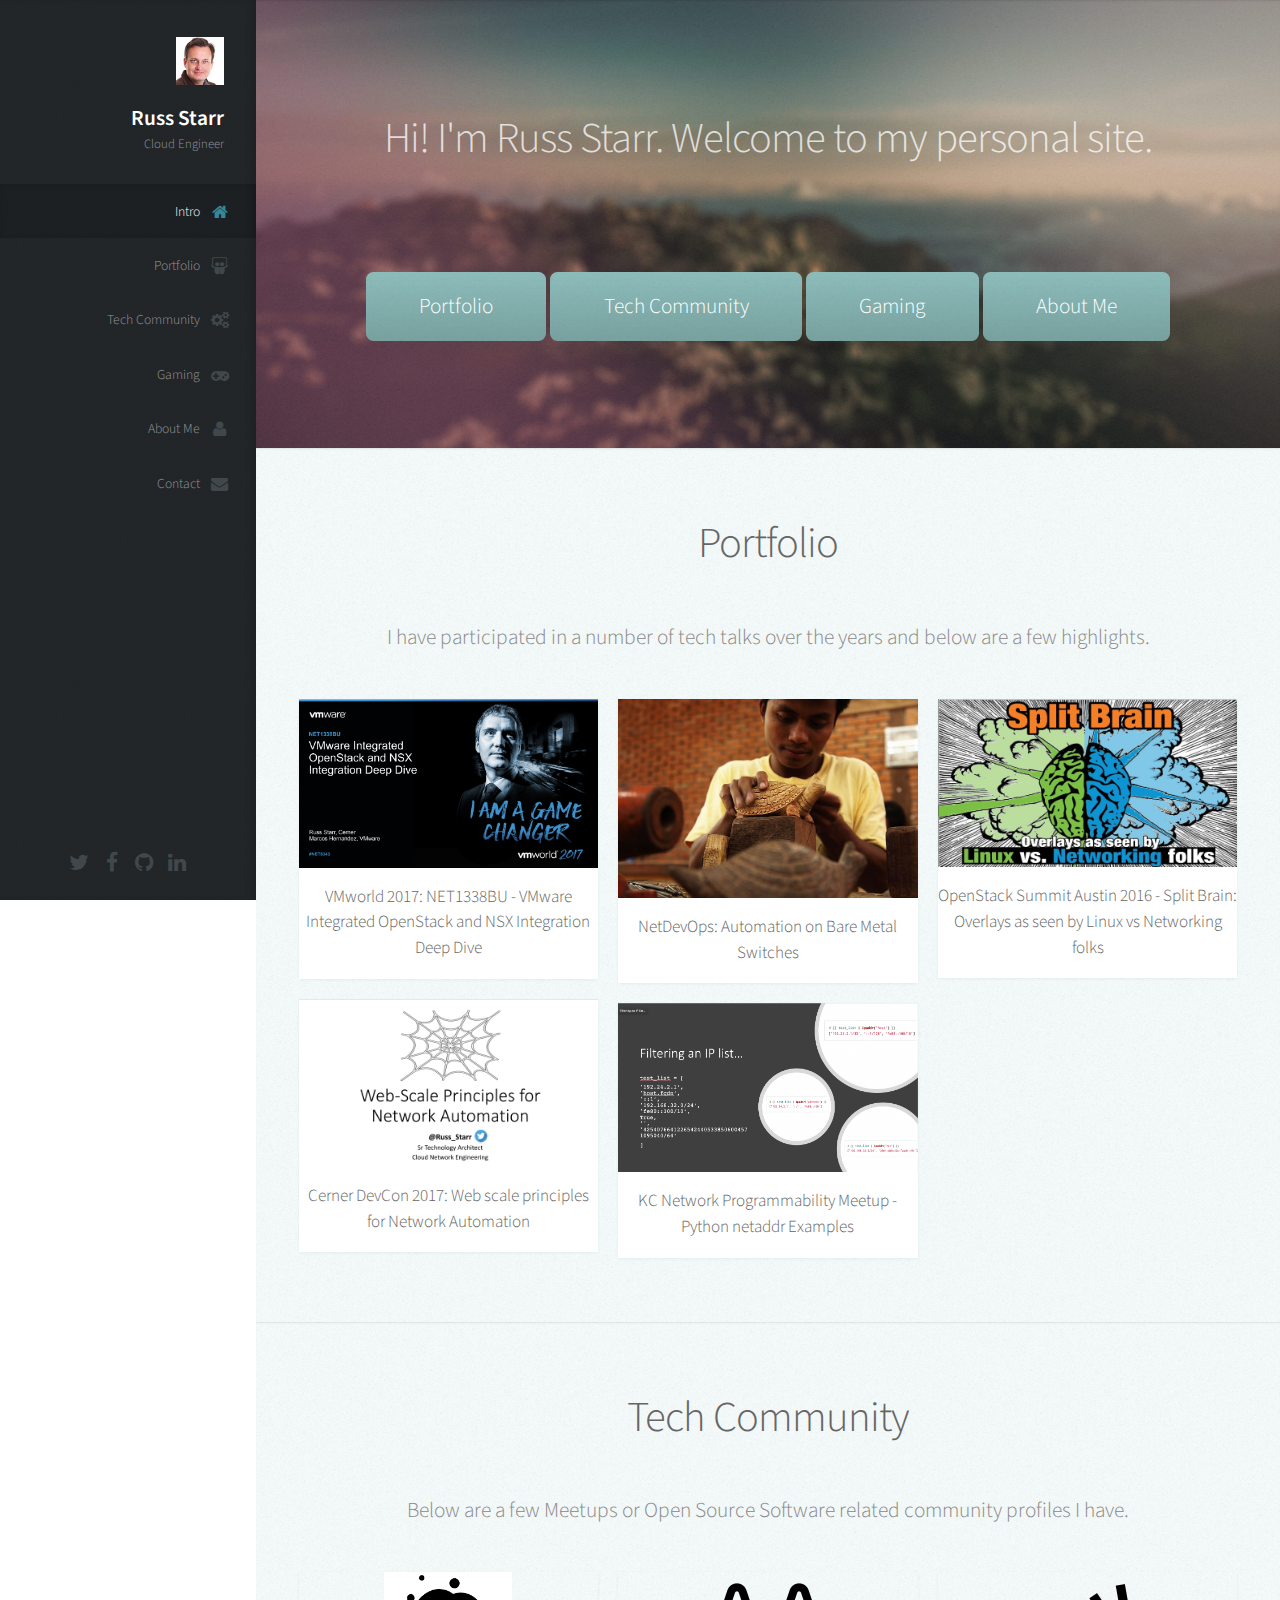
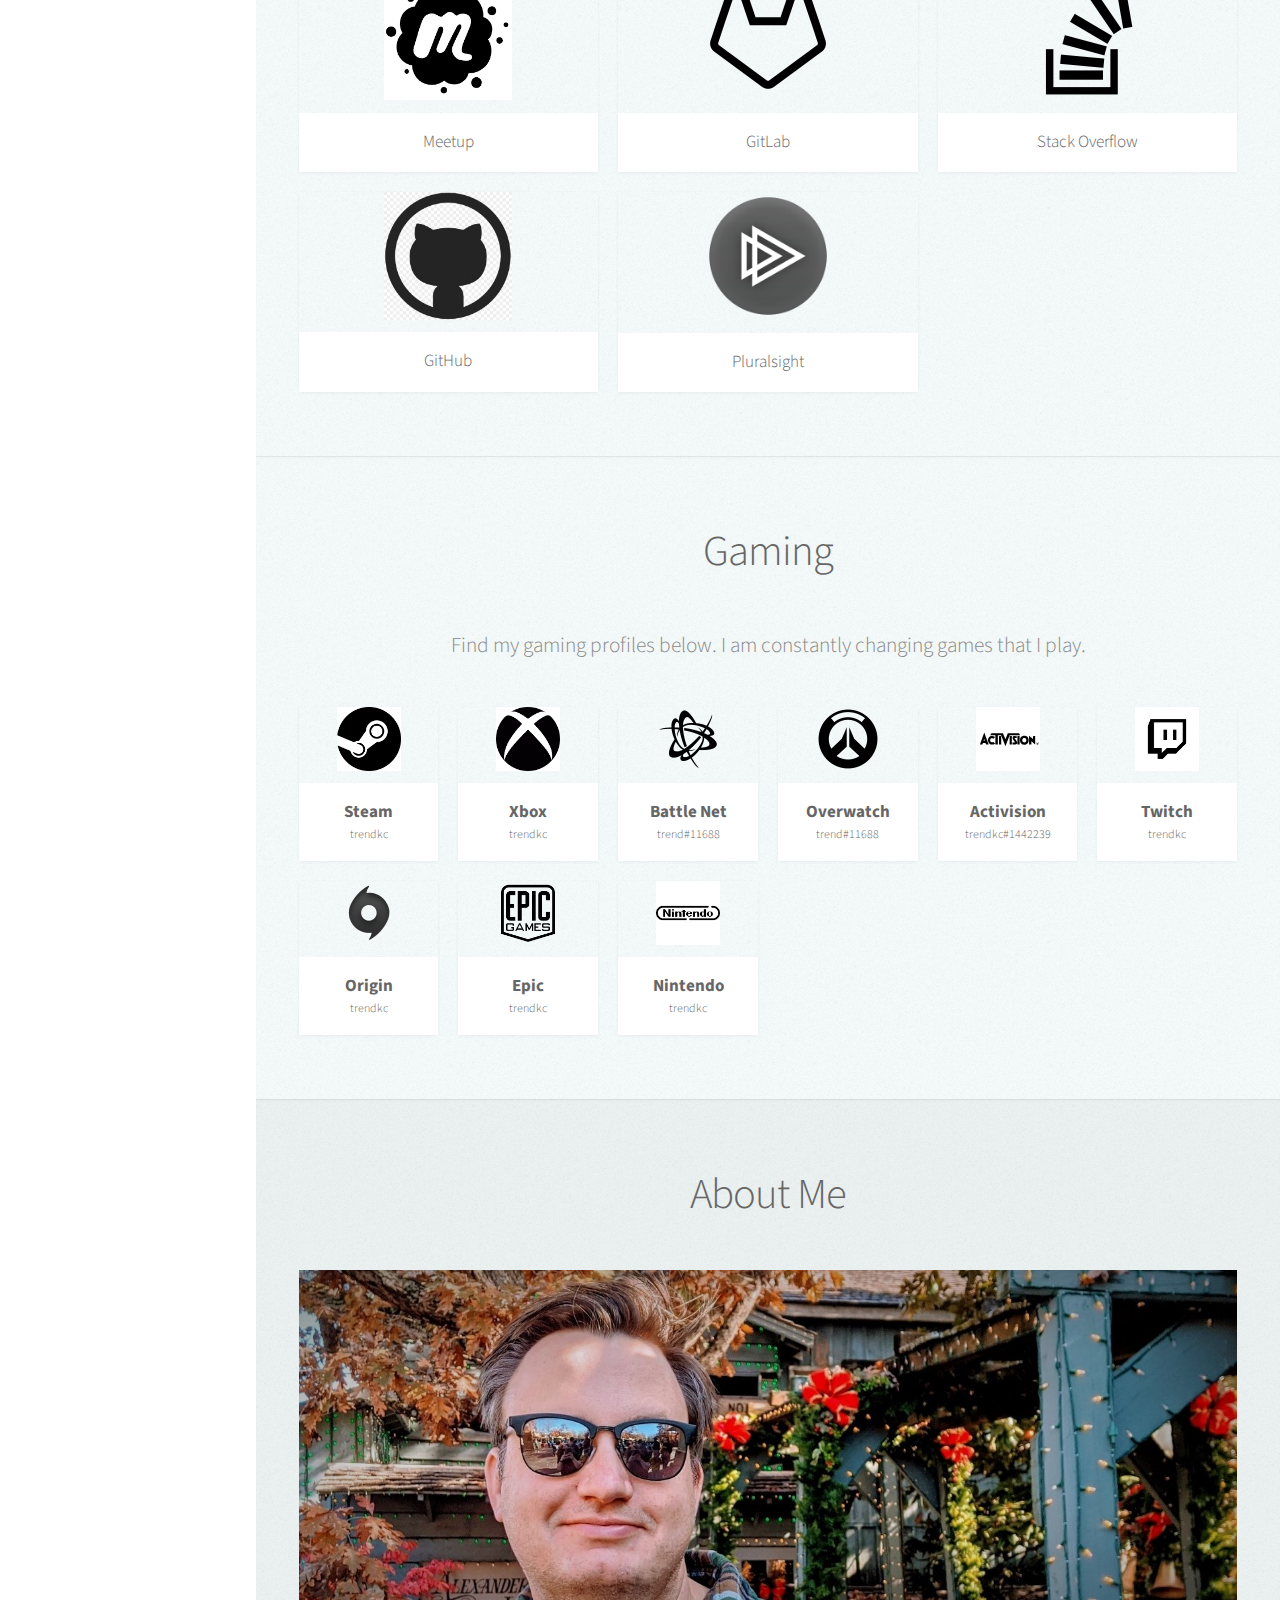
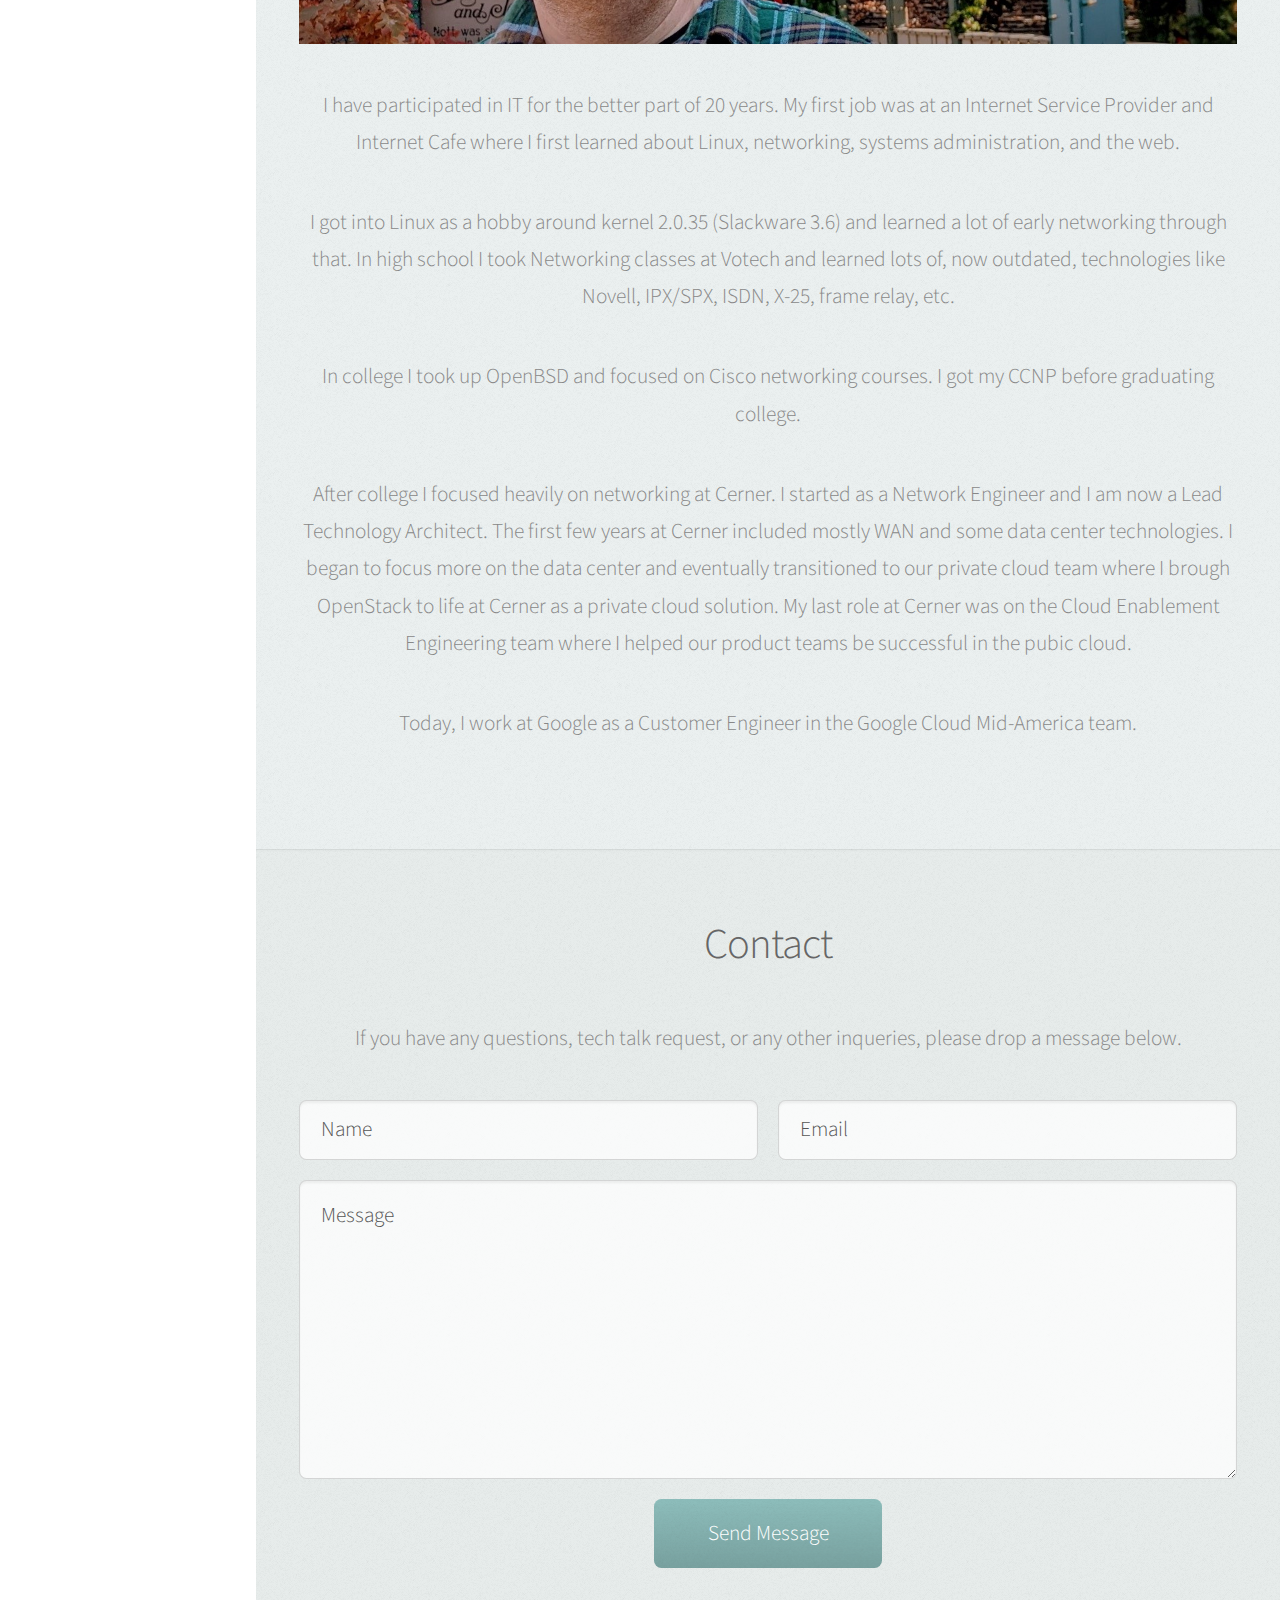
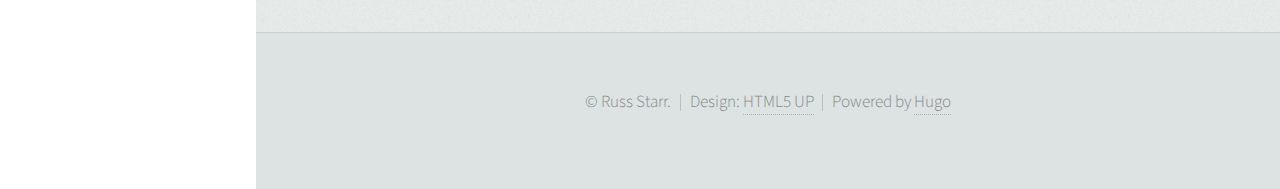
<file: index.html>
<!DOCTYPE HTML>

<html>
	<head>
	<meta name="generator" content="Hugo 0.70.0" />
		<title>Russ Starr</title>
		<meta charset="utf-8" />
		<meta name="viewport" content="width=device-width, initial-scale=1" />
		
		<link rel="stylesheet" href="/css/main.css" />
		
		
	</head>
	<body>

		
			<div id="header">

				<div class="top">

					
						<div id="logo">
							<span class="image avatar48"><img src="img/avatar.jpg" alt="" /></span>
							<h1 id="title">Russ Starr</h1>
							<p>Cloud Engineer</p>
						</div>

					
						<nav id="nav">
							
							<ul>
								<li><a href="#top" id="top-link" class="skel-layers-ignoreHref"><span class="icon fa-home">Intro</span></a></li>
								<li><a href="#portfolio" id="portfolio-link" class="skel-layers-ignoreHref"><span class="icon fa-slideshare">Portfolio</span></a></li>
								<li><a href="#techcommunity" id="portfolio-link" class="skel-layers-ignoreHref"><span class="icon fa-cogs">Tech Community</span></a></li>
								<li><a href="#gaming" id="gaming-link" class="skel-layers-ignoreHref"><span class="icon fa-gamepad">Gaming</span></a></li>
								<li><a href="#about" id="about-link" class="skel-layers-ignoreHref"><span class="icon fa-user">About Me</span></a></li>
								<li><a href="#contact" id="contact-link" class="skel-layers-ignoreHref"><span class="icon fa-envelope">Contact</span></a></li>
							</ul>
						</nav>

				</div>

				<div class="bottom">

					
						<ul class="icons">
              
              <li><a href="https://twitter.com/Russ_Starr" class="icon fa-twitter"><span class="label">twitter</span></a></li>
              
              <li><a href="https://www.facebook.com/russix" class="icon fa-facebook"><span class="label">facebook</span></a></li>
              
              <li><a href="https://github.com/russStarr" class="icon fa-github"><span class="label">github</span></a></li>
              
              <li><a href="https://www.linkedin.com/in/russstarr/" class="icon fa-linkedin"><span class="label">linkedin</span></a></li>
              
						</ul>

				</div>

			</div>

		
			<div id="main">

				
					<section id="top" class="one dark cover">
						<div class="container">

							<header>
								<h2 class="alt">Hi! I'm Russ Starr. Welcome to my personal site.</h2>
								<p><br /></p>
							</header>

							<footer>
								<a href="#portfolio" class="button scrolly">Portfolio</a>
								<a href="#techcommunity" class="button scrolly">Tech Community</a>
								<a href="#gaming" class="button scrolly">Gaming</a>
								<a href="#about" class="button scrolly">About Me</a>
							</footer>

						</div>
					</section>

				
					<section id="portfolio" class="two">
						<div class="container">

							<header>
								<h2>Portfolio</h2>
							</header>

							<p>I have participated in a number of tech talks over the years and below are a few highlights. </p>


              <div class="row">
                <div class="4u 12u$(mobile)">
                   
                  <article class="item">
                    <a href="http://media.licdn.com/embeds/media.html?src=https%3A%2F%2Fwww.youtube.com%2Fembed%2Fz92YNlzAlEo%3Ffeature%3Doembed&amp;amp;url=https%3A%2F%2Fwww.youtube.com%2Fwatch%3Fv%3Dz92YNlzAlEo&amp;amp;type=text%2Fhtml&amp;amp;schema=youtube" class="image fit"><img src="img/vmworld2017.png" alt="" /></a>
                    <header>
                      <h3>VMworld 2017: NET1338BU - VMware Integrated OpenStack and NSX Integration Deep Dive</h3>
                    </header>
                  </article>
                   
                  <article class="item">
                    <a href="https://www.slideshare.net/secret/ACFES3RnFWKVM8" class="image fit"><img src="img/webscale.png" alt="" /></a>
                    <header>
                      <h3>Cerner DevCon 2017: Web scale principles for Network Automation</h3>
                    </header>
                  </article>
                  
                </div>

                <div class="4u 12u$(mobile)">
                   
                  <article class="item">
                    <a href="https://raw.githubusercontent.com/kwitherstine/devopsmeetup_kc/master/DevOpsMeetup-KC-merged.pdf" class="image fit"><img src="img/netdevops.jpg" alt="" /></a>
                    <header>
                      <h3>NetDevOps: Automation on Bare Metal Switches</h3>
                    </header>
                  </article>
                   
                  <article class="item">
                    <a href="https://www.slideshare.net/secret/spIZNVqVX3Pgl7" class="image fit"><img src="img/netaddr.png" alt="" /></a>
                    <header>
                      <h3>KC Network Programmability Meetup - Python netaddr Examples</h3>
                    </header>
                  </article>
                  
                </div>

                <div class="4u 12u$(mobile)">
                   
                  <article class="item">
                    <a href="https://www.openstack.org/videos/summits/austin-2016/split-brain-overlays-as-seen-by-linux-vs-networking-folks" class="image fit"><img src="img/openstacksummit.png" alt="" /></a>
                    <header>
                      <h3>OpenStack Summit Austin 2016 - Split Brain: Overlays as seen by Linux vs Networking folks</h3>
                    </header>
                  </article>
                  
                </div>
              </div>


						</div>
					</section>
				
					<section id="techcommunity" class="two">
						<div class="container">

							<header>
								<h2>Tech Community</h2>
							</header>

							<p>Below are a few Meetups or Open Source Software related community profiles I have. </p>


			<div class="row">
				<div class="4u 12u$(mobile)">
				 
				<article class="item">
					<a href="https://www.meetup.com/members/73973752/" class="image tc"><img src="img/meetup.png" alt="" /></a>
					<header>
					<h3>Meetup</h3>
					</header>
				</article>
				 
				<article class="item">
					<a href="https://github.com/russStarr" class="image tc"><img src="img/github.jpg" alt="" /></a>
					<header>
					<h3>GitHub</h3>
					</header>
				</article>
				
				</div>

				<div class="4u 12u$(mobile)">
				 
				<article class="item">
					<a href="https://gitlab.com/russStarr" class="image tc"><img src="img/gitlab.png" alt="" /></a>
					<header>
					<h3>GitLab</h3>
					</header>
				</article>
				 
				<article class="item">
					<a href="https://app.pluralsight.com/profile/russstarr" class="image tc"><img src="img/pluralsight.jpg" alt="" /></a>
					<header>
					<h3>Pluralsight</h3>
					</header>
				</article>
				
				</div>

				<div class="4u 12u$(mobile)">
				 
				<article class="item">
					<a href="https://stackoverflow.com/users/8413949/russ-starr" class="image tc"><img src="img/stackoverflow.png" alt="" /></a>
					<header>
					<h3>Stack Overflow</h3>
					</header>
				</article>
				
				</div>
			</div>


						</div>
					</section>

				
				<section id="gaming" class="two">
					<div class="container">

						<header>
							<h2>Gaming</h2>
						</header>

						<p>Find my gaming profiles below. I am constantly changing games that I play. </p>
							
							<div class="row">
								<div class="2u 12u$(mobile)">
								   
								  <article class="game">
									<a href="https://steamcommunity.com/id/trendkc" class="image games"><img src="img/steam.png" alt="" /></a>
									<header>
									  <h3>Steam</h3>
									  <h5>trendkc</h5>
									</header>
								  </article>
								   
								  <article class="game">
									<a href="https://myaccount.ea.com/" class="image games"><img src="img/origin.png" alt="" /></a>
									<header>
									  <h3>Origin</h3>
									  <h5>trendkc</h5>
									</header>
								  </article>
								  
								</div>
				
								<div class="2u 12u$(mobile)">
								   
								  <article class="game">
									<a href="https://account.xbox.com/Profile?Gamertag=trendkc" class="image games"><img src="img/xbox.png" alt="" /></a>
									<header>
									  <h3>Xbox</h3>
									  <h5>trendkc</h5>
									</header>
								  </article>
								   
								  <article class="game">
									<a href="https://www.epicgames.com/account" class="image games"><img src="img/epic.png" alt="" /></a>
									<header>
									  <h3>Epic</h3>
									  <h5>trendkc</h5>
									</header>
								  </article>
								  
								</div>
				
								<div class="2u 12u$(mobile)">
								   
								  <article class="game">
									<a href="https://account.blizzard.com/overview" class="image games"><img src="img/blizzard.png" alt="" /></a>
									<header>
									  <h3>Battle Net</h3>
									  <h5>trend#11688</h5>
									</header>
								  </article>
								   
								  <article class="game">
									<a href="https://accounts.nintendo.com/" class="image games"><img src="img/nintendo.png" alt="" /></a>
									<header>
									  <h3>Nintendo</h3>
									  <h5>trendkc</h5>
									</header>
								  </article>
								  
								</div>

								<div class="2u 12u$(mobile)">
									 
									<article class="game">
										<a href="https://playoverwatch.com/en-us/career/pc/trend-11688" class="image games"><img src="img/overwatch.png" alt="" /></a>
										<header>
										<h3>Overwatch</h3>
										<h5>trend#11688</h5>
										</header>
									</article>
									
									</div>
								<div class="2u 12u$(mobile)">
									 
									<article class="game">
										<a href="https://s.activision.com/activision/profile" class="image games"><img src="img/activision.svg" alt="" /></a>
										<header>
										<h3>Activision</h3>
										<h5>trendkc#1442239</h5>
										</header>
									</article>
									
									</div>

								<div class="2u 12u$(mobile)">
									 
									<article class="game">
										<a href="https://www.twitch.tv/trendkc" class="image games"><img src="img/twitch.png" alt="" /></a>
										<header>
										<h3>Twitch</h3>
										<h5>trendkc</h5>
										</header>
									</article>
									
									</div>
							</div>
					</div>
				</section>

				
					<section id="about" class="three">
						<div class="container">

							<header>
								<h2>About Me</h2>
							</header>

							<a href="#" class="image featured"><img src="img/about.jpg" alt="" /></a>

							<p>I have participated in IT for the better part of 20 years. My first job was
								at an Internet Service Provider and Internet Cafe where I first learned about
								Linux, networking, systems administration, and the web.
							</p>
							<p>I got into Linux as a hobby around kernel 2.0.35 (Slackware 3.6) and learned a lot
								of early networking through that. In high school I took Networking classes at Votech
								and learned lots of, now outdated, technologies like Novell, IPX/SPX, ISDN, X-25, 
								frame relay, etc.
							</p>
							<p>In college I took up OpenBSD and focused on Cisco networking courses. I got my 
								CCNP before graduating college.
							</p>
							<p>After college I focused heavily on networking at Cerner. I started as a Network Engineer
								and I am now a Lead Technology Architect. The first few years at Cerner included mostly
								WAN and some data center technologies. I began to focus more on the data center 
								and eventually transitioned to our private cloud team where I brough OpenStack to
								life at Cerner as a private cloud solution. My last role at Cerner was on the Cloud Enablement Engineering
								team where I helped our product teams be successful in the pubic cloud.
							</p>
							<p>Today, I work at Google as a Customer Engineer in the Google Cloud Mid-America team.
							</p>

						</div>
					</section>

				
					<section id="contact" class="four">
						<div class="container">

							<header>
								<h2>Contact</h2>
							</header>

							<p>If you have any questions, tech talk request, or any other inqueries, please drop a message below.</p>

							<form method="post" action="https://formspree.io/mknqnaez">
								<div class="row">
									<div class="6u 12u$(mobile)"><input type="text" name="name" placeholder="Name" /></div>
									<div class="6u$ 12u$(mobile)"><input type="text" name="email" placeholder="Email" /></div>
									<div class="12u$">
										<textarea name="message" placeholder="Message"></textarea>
									</div>
									<div class="12u$">
										<input type="submit" value="Send Message" />
									</div>
								</div>
							</form>

						</div>	
					</section>

			</div>

		
			<div id="footer">

				
					<ul class="copyright">
						<li>&copy; Russ Starr.</li><li>Design: <a href="http://html5up.net">HTML5 UP</a></li><li>Powered by <a href="https://gohugo.io/">Hugo</a></li>
					</ul>

			</div>

		
			<script src="/js/jquery.min.js"></script>
			<script src="/js/jquery.scrolly.min.js"></script>
			<script src="/js/jquery.scrollzer.min.js"></script>
			<script src="/js/skel.min.js"></script>
			<script src="/js/util.js"></script>
			
			<script src="/js/main.js"></script>

	</body>
</html>
</file>
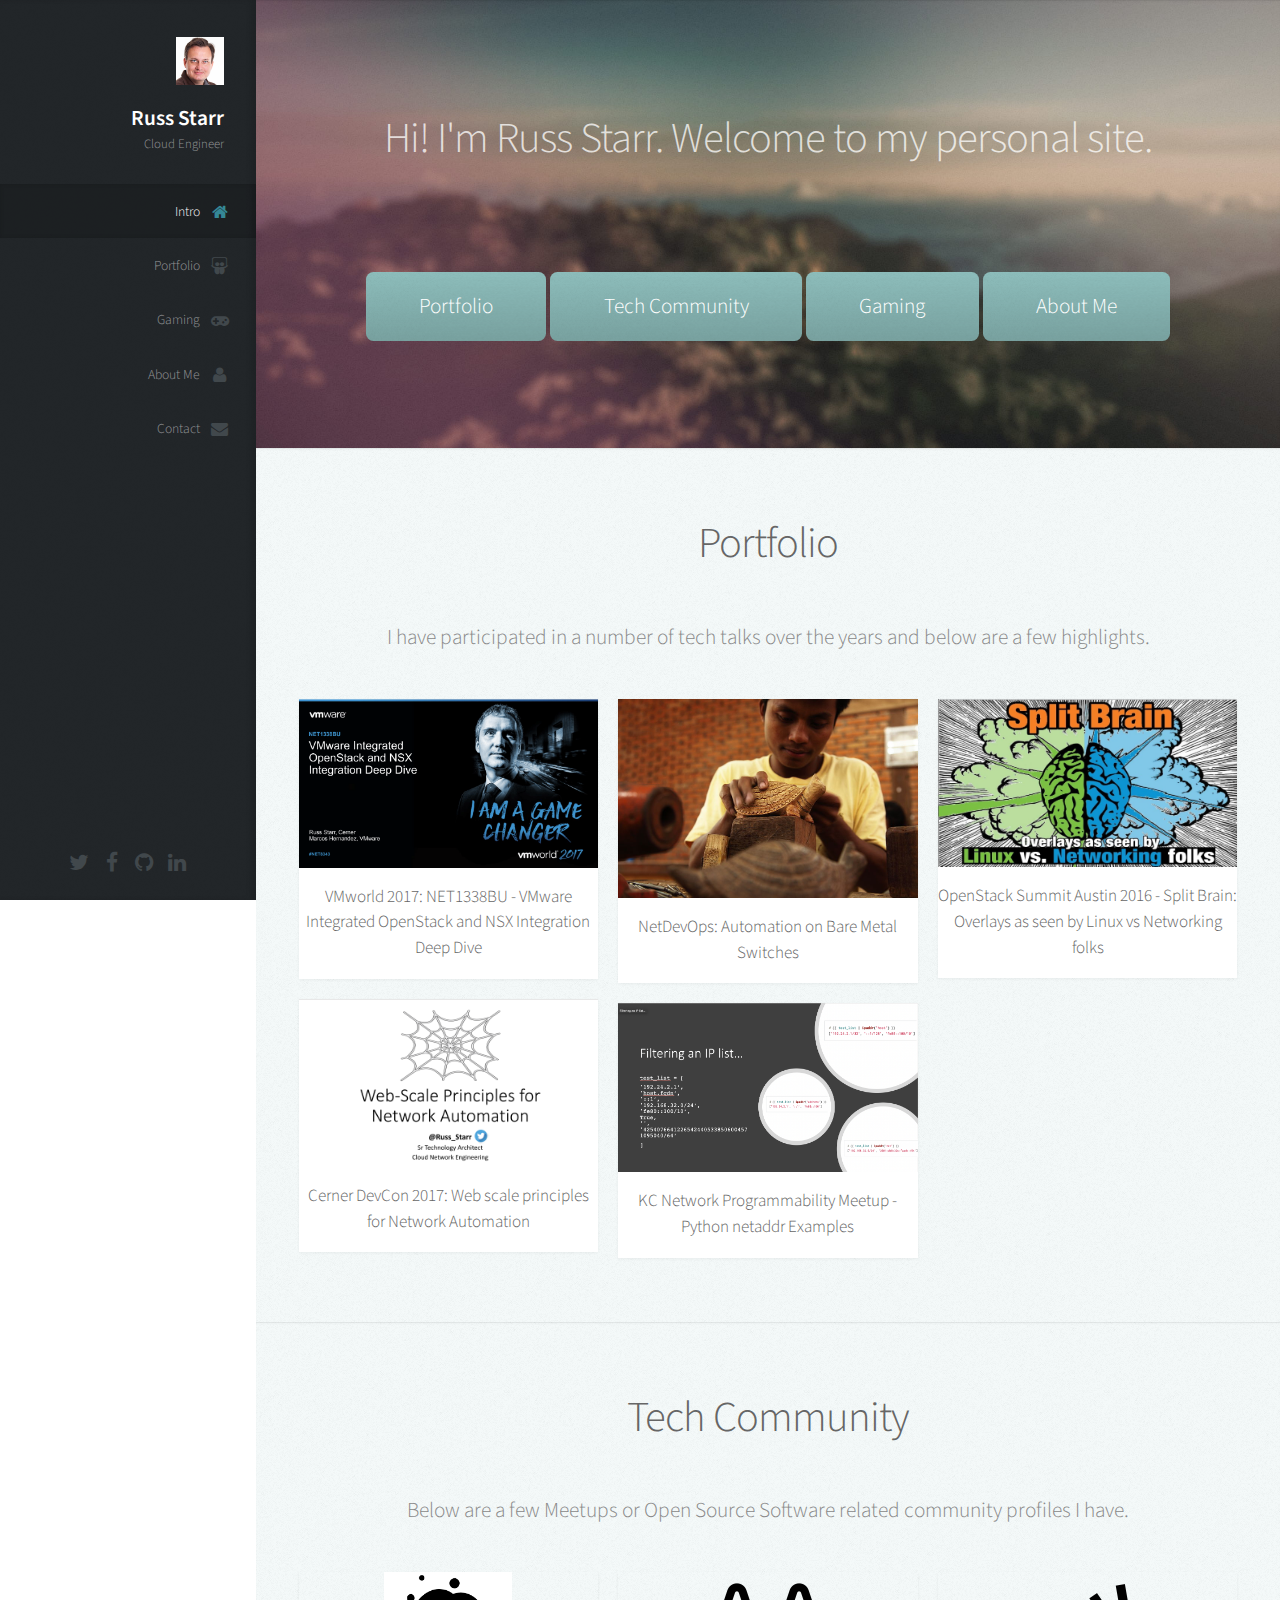
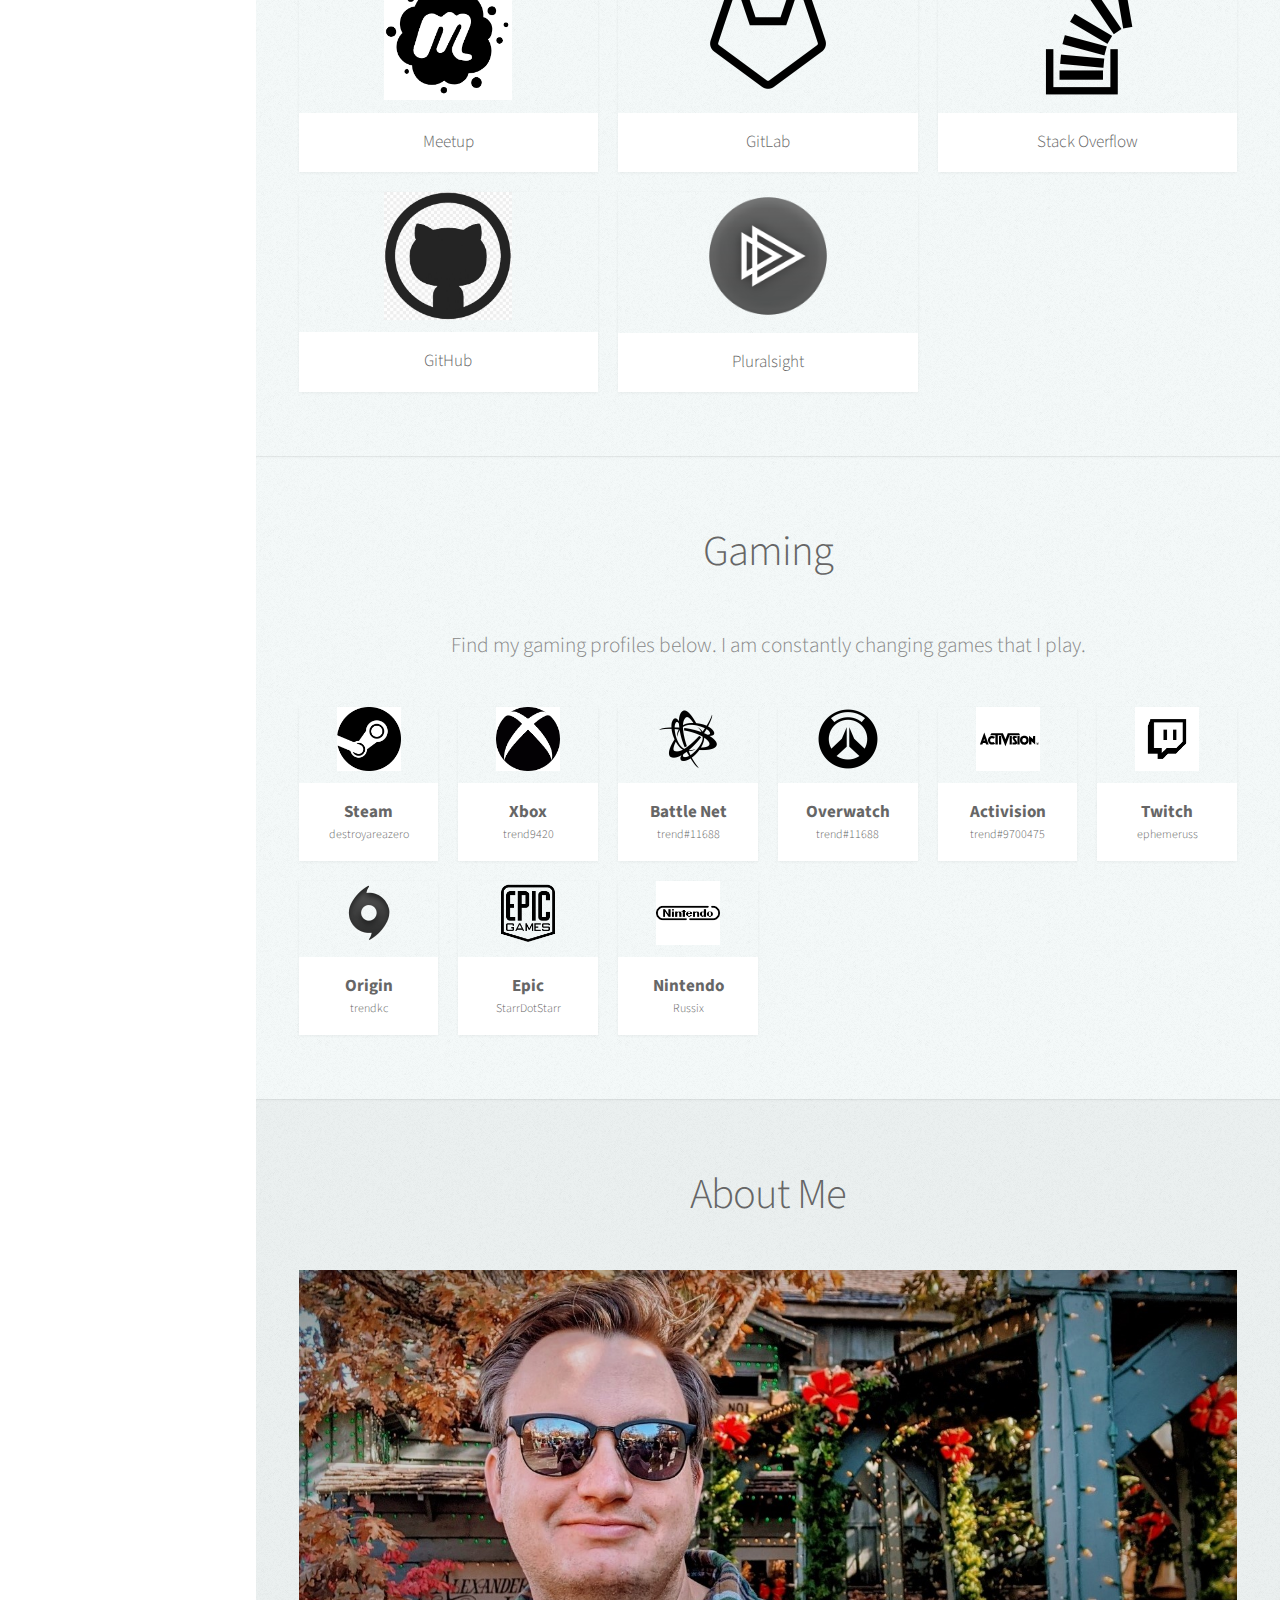
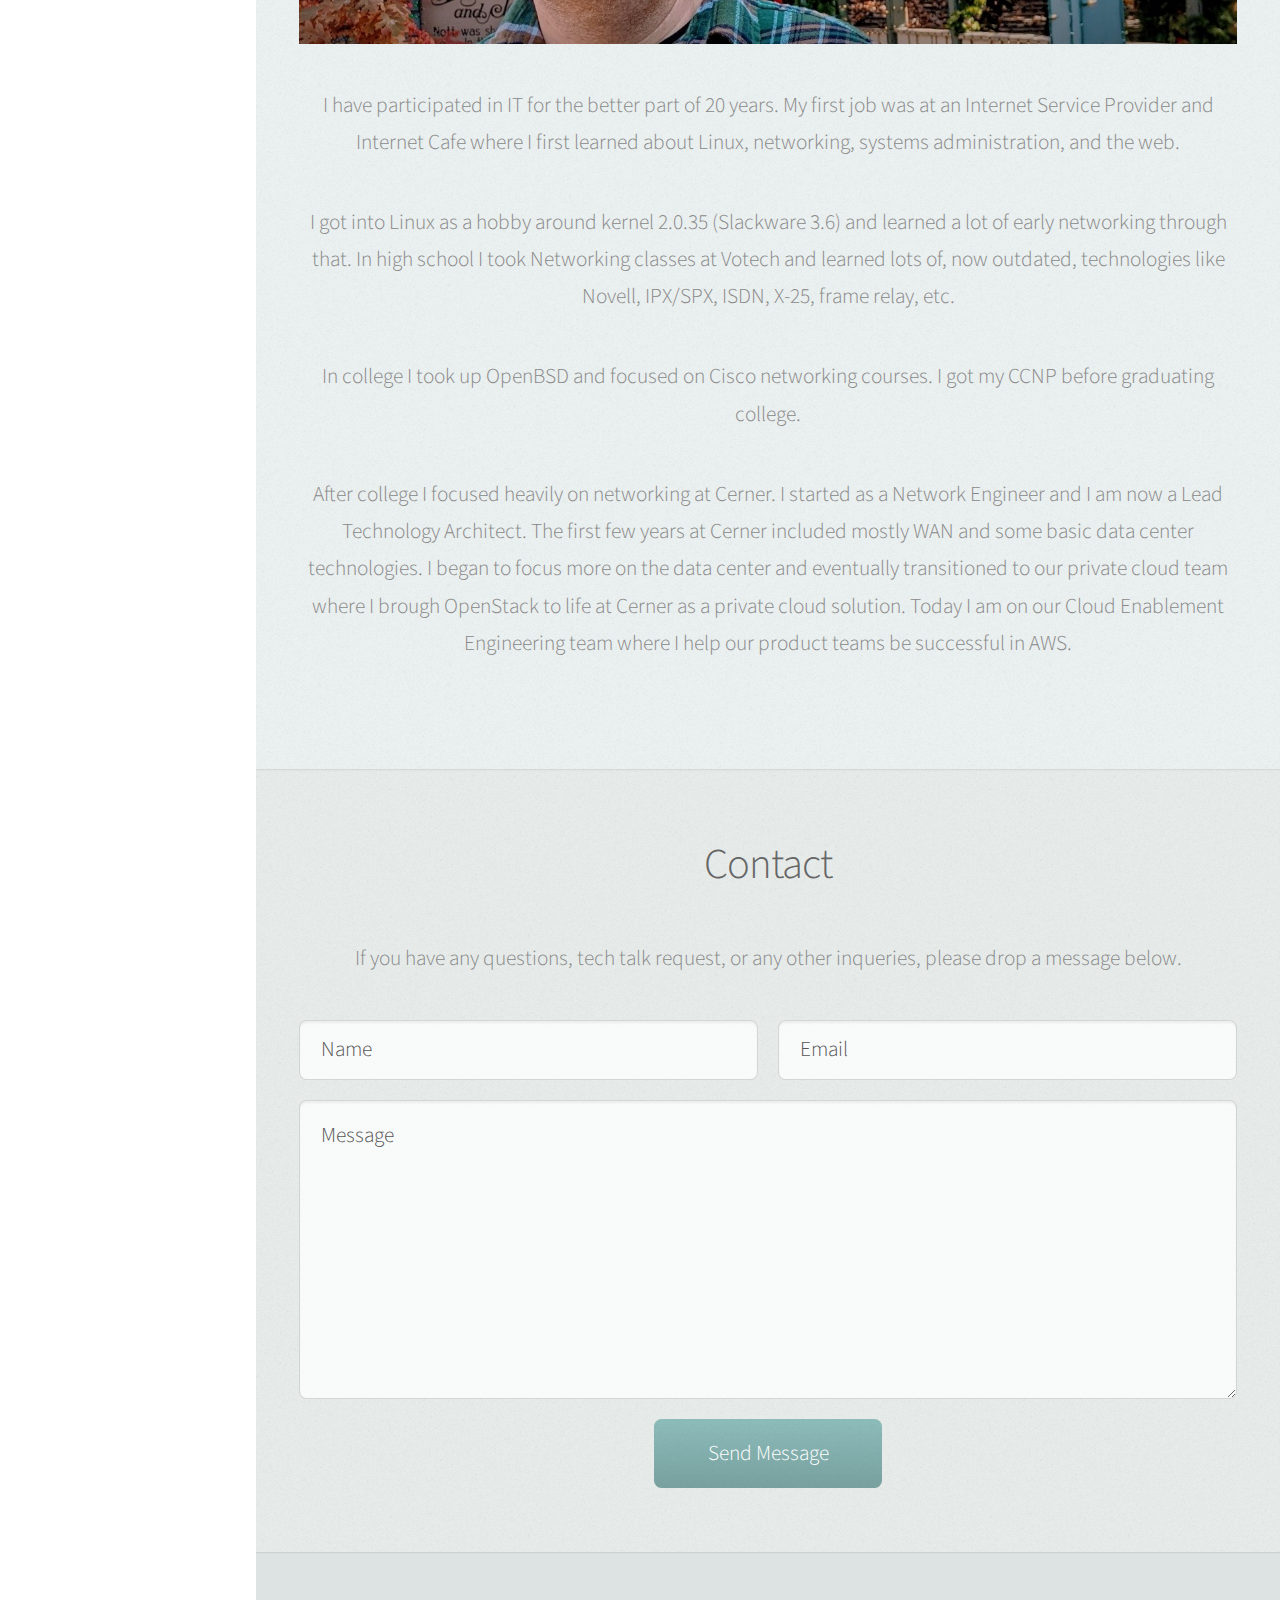
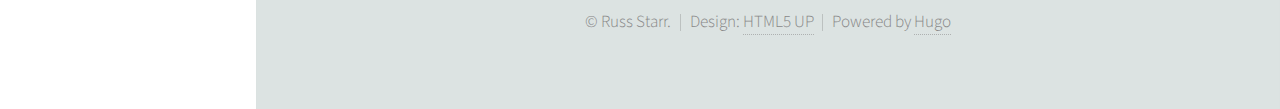
<file: public/index.html>
<!DOCTYPE HTML>

<html>
	<head>
	<meta name="generator" content="Hugo 0.70.0" />
		<title>Russ Starr</title>
		<meta charset="utf-8" />
		<meta name="viewport" content="width=device-width, initial-scale=1" />
		
		<link rel="stylesheet" href="/css/main.css" />
		
		
	</head>
	<body>

		
			<div id="header">

				<div class="top">

					
						<div id="logo">
							<span class="image avatar48"><img src="img/avatar.jpg" alt="" /></span>
							<h1 id="title">Russ Starr</h1>
							<p>Cloud Engineer</p>
						</div>

					
						<nav id="nav">
							
							<ul>
								<li><a href="#top" id="top-link" class="skel-layers-ignoreHref"><span class="icon fa-home">Intro</span></a></li>
								<li><a href="#portfolio" id="portfolio-link" class="skel-layers-ignoreHref"><span class="icon fa-slideshare">Portfolio</span></a></li>
								<li><a href="#gaming" id="gaming-link" class="skel-layers-ignoreHref"><span class="icon fa-gamepad">Gaming</span></a></li>
								<li><a href="#about" id="about-link" class="skel-layers-ignoreHref"><span class="icon fa-user">About Me</span></a></li>
								<li><a href="#contact" id="contact-link" class="skel-layers-ignoreHref"><span class="icon fa-envelope">Contact</span></a></li>
							</ul>
						</nav>

				</div>

				<div class="bottom">

					
						<ul class="icons">
              
              <li><a href="https://twitter.com/Russ_Starr" class="icon fa-twitter"><span class="label">twitter</span></a></li>
              
              <li><a href="https://www.facebook.com/russix" class="icon fa-facebook"><span class="label">facebook</span></a></li>
              
              <li><a href="https://github.com/russStarr" class="icon fa-github"><span class="label">github</span></a></li>
              
              <li><a href="https://www.linkedin.com/in/russstarr/" class="icon fa-linkedin"><span class="label">linkedin</span></a></li>
              
						</ul>

				</div>

			</div>

		
			<div id="main">

				
					<section id="top" class="one dark cover">
						<div class="container">

							<header>
								<h2 class="alt">Hi! I'm Russ Starr. Welcome to my personal site.</h2>
								<p><br /></p>
							</header>

							<footer>
								<a href="#portfolio" class="button scrolly">Portfolio</a>
								<a href="#techcommunity" class="button scrolly">Tech Community</a>
								<a href="#gaming" class="button scrolly">Gaming</a>
								<a href="#about" class="button scrolly">About Me</a>
							</footer>

						</div>
					</section>

				
					<section id="portfolio" class="two">
						<div class="container">

							<header>
								<h2>Portfolio</h2>
							</header>

							<p>I have participated in a number of tech talks over the years and below are a few highlights. </p>


              <div class="row">
                <div class="4u 12u$(mobile)">
                   
                  <article class="item">
                    <a href="http://media.licdn.com/embeds/media.html?src=https%3A%2F%2Fwww.youtube.com%2Fembed%2Fz92YNlzAlEo%3Ffeature%3Doembed&amp;amp;url=https%3A%2F%2Fwww.youtube.com%2Fwatch%3Fv%3Dz92YNlzAlEo&amp;amp;type=text%2Fhtml&amp;amp;schema=youtube" class="image fit"><img src="img/vmworld2017.png" alt="" /></a>
                    <header>
                      <h3>VMworld 2017: NET1338BU - VMware Integrated OpenStack and NSX Integration Deep Dive</h3>
                    </header>
                  </article>
                   
                  <article class="item">
                    <a href="https://www.slideshare.net/secret/ACFES3RnFWKVM8" class="image fit"><img src="img/webscale.png" alt="" /></a>
                    <header>
                      <h3>Cerner DevCon 2017: Web scale principles for Network Automation</h3>
                    </header>
                  </article>
                  
                </div>

                <div class="4u 12u$(mobile)">
                   
                  <article class="item">
                    <a href="https://raw.githubusercontent.com/kwitherstine/devopsmeetup_kc/master/DevOpsMeetup-KC-merged.pdf" class="image fit"><img src="img/netdevops.jpg" alt="" /></a>
                    <header>
                      <h3>NetDevOps: Automation on Bare Metal Switches</h3>
                    </header>
                  </article>
                   
                  <article class="item">
                    <a href="https://www.slideshare.net/secret/spIZNVqVX3Pgl7" class="image fit"><img src="img/netaddr.png" alt="" /></a>
                    <header>
                      <h3>KC Network Programmability Meetup - Python netaddr Examples</h3>
                    </header>
                  </article>
                  
                </div>

                <div class="4u 12u$(mobile)">
                   
                  <article class="item">
                    <a href="https://www.openstack.org/videos/summits/austin-2016/split-brain-overlays-as-seen-by-linux-vs-networking-folks" class="image fit"><img src="img/openstacksummit.png" alt="" /></a>
                    <header>
                      <h3>OpenStack Summit Austin 2016 - Split Brain: Overlays as seen by Linux vs Networking folks</h3>
                    </header>
                  </article>
                  
                </div>
              </div>


						</div>
					</section>
				
					<section id="techcommunity" class="two">
						<div class="container">

							<header>
								<h2>Tech Community</h2>
							</header>

							<p>Below are a few Meetups or Open Source Software related community profiles I have. </p>


			<div class="row">
				<div class="4u 12u$(mobile)">
				 
				<article class="item">
					<a href="https://www.meetup.com/members/73973752/" class="image tc"><img src="img/meetup.png" alt="" /></a>
					<header>
					<h3>Meetup</h3>
					</header>
				</article>
				 
				<article class="item">
					<a href="https://github.com/russStarr" class="image tc"><img src="img/github.jpg" alt="" /></a>
					<header>
					<h3>GitHub</h3>
					</header>
				</article>
				
				</div>

				<div class="4u 12u$(mobile)">
				 
				<article class="item">
					<a href="https://gitlab.com/russStarr" class="image tc"><img src="img/gitlab.png" alt="" /></a>
					<header>
					<h3>GitLab</h3>
					</header>
				</article>
				 
				<article class="item">
					<a href="https://app.pluralsight.com/profile/russstarr" class="image tc"><img src="img/pluralsight.jpg" alt="" /></a>
					<header>
					<h3>Pluralsight</h3>
					</header>
				</article>
				
				</div>

				<div class="4u 12u$(mobile)">
				 
				<article class="item">
					<a href="https://stackoverflow.com/users/8413949/russ-starr" class="image tc"><img src="img/stackoverflow.png" alt="" /></a>
					<header>
					<h3>Stack Overflow</h3>
					</header>
				</article>
				
				</div>
			</div>


						</div>
					</section>

				
				<section id="gaming" class="two">
					<div class="container">

						<header>
							<h2>Gaming</h2>
						</header>

						<p>Find my gaming profiles below. I am constantly changing games that I play. </p>
							
							<div class="row">
								<div class="2u 12u$(mobile)">
								   
								  <article class="game">
									<a href="https://steamcommunity.com/id/destroyareazero" class="image games"><img src="img/steam.png" alt="" /></a>
									<header>
									  <h3>Steam</h3>
									  <h5>destroyareazero</h5>
									</header>
								  </article>
								   
								  <article class="game">
									<a href="https://myaccount.ea.com/" class="image games"><img src="img/origin.png" alt="" /></a>
									<header>
									  <h3>Origin</h3>
									  <h5>trendkc</h5>
									</header>
								  </article>
								  
								</div>
				
								<div class="2u 12u$(mobile)">
								   
								  <article class="game">
									<a href="https://account.xbox.com/Profile?Gamertag=trend9420" class="image games"><img src="img/xbox.png" alt="" /></a>
									<header>
									  <h3>Xbox</h3>
									  <h5>trend9420</h5>
									</header>
								  </article>
								   
								  <article class="game">
									<a href="https://www.epicgames.com/account" class="image games"><img src="img/epic.png" alt="" /></a>
									<header>
									  <h3>Epic</h3>
									  <h5>StarrDotStarr</h5>
									</header>
								  </article>
								  
								</div>
				
								<div class="2u 12u$(mobile)">
								   
								  <article class="game">
									<a href="https://account.blizzard.com/overview" class="image games"><img src="img/blizzard.png" alt="" /></a>
									<header>
									  <h3>Battle Net</h3>
									  <h5>trend#11688</h5>
									</header>
								  </article>
								   
								  <article class="game">
									<a href="https://accounts.nintendo.com/" class="image games"><img src="img/nintendo.png" alt="" /></a>
									<header>
									  <h3>Nintendo</h3>
									  <h5>Russix</h5>
									</header>
								  </article>
								  
								</div>

								<div class="2u 12u$(mobile)">
									 
									<article class="game">
										<a href="https://playoverwatch.com/en-us/career/pc/trend-11688" class="image games"><img src="img/overwatch.png" alt="" /></a>
										<header>
										<h3>Overwatch</h3>
										<h5>trend#11688</h5>
										</header>
									</article>
									
									</div>
								<div class="2u 12u$(mobile)">
									 
									<article class="game">
										<a href="https://s.activision.com/activision/profile" class="image games"><img src="img/activision.svg" alt="" /></a>
										<header>
										<h3>Activision</h3>
										<h5>trend#9700475</h5>
										</header>
									</article>
									
									</div>

								<div class="2u 12u$(mobile)">
									 
									<article class="game">
										<a href="https://www.twitch.tv/ephemeruss" class="image games"><img src="img/twitch.png" alt="" /></a>
										<header>
										<h3>Twitch</h3>
										<h5>ephemeruss</h5>
										</header>
									</article>
									
									</div>
							</div>
					</div>
				</section>

				
					<section id="about" class="three">
						<div class="container">

							<header>
								<h2>About Me</h2>
							</header>

							<a href="#" class="image featured"><img src="img/about.jpg" alt="" /></a>

							<p>I have participated in IT for the better part of 20 years. My first job was
								at an Internet Service Provider and Internet Cafe where I first learned about
								Linux, networking, systems administration, and the web.
							</p>
							<p>I got into Linux as a hobby around kernel 2.0.35 (Slackware 3.6) and learned a lot
								of early networking through that. In high school I took Networking classes at Votech
								and learned lots of, now outdated, technologies like Novell, IPX/SPX, ISDN, X-25, 
								frame relay, etc.
							</p>
							<p>In college I took up OpenBSD and focused on Cisco networking courses. I got my 
								CCNP before graduating college.
							</p>
							<p>After college I focused heavily on networking at Cerner. I started as a Network Engineer
								and I am now a Lead Technology Architect. The first few years at Cerner included mostly
								WAN and some basic data center technologies. I began to focus more on the data center 
								and eventually transitioned to our private cloud team where I brough OpenStack to
								life at Cerner as a private cloud solution. Today I am on our Cloud Enablement Engineering
								team where I help our product teams be successful in AWS.
							</p>

						</div>
					</section>

				
					<section id="contact" class="four">
						<div class="container">

							<header>
								<h2>Contact</h2>
							</header>

							<p>If you have any questions, tech talk request, or any other inqueries, please drop a message below.</p>

							<form method="post" action="https://formspree.io/mknqnaez">
								<div class="row">
									<div class="6u 12u$(mobile)"><input type="text" name="name" placeholder="Name" /></div>
									<div class="6u$ 12u$(mobile)"><input type="text" name="email" placeholder="Email" /></div>
									<div class="12u$">
										<textarea name="message" placeholder="Message"></textarea>
									</div>
									<div class="12u$">
										<input type="submit" value="Send Message" />
									</div>
								</div>
							</form>

						</div>	
					</section>

			</div>

		
			<div id="footer">

				
					<ul class="copyright">
						<li>&copy; Russ Starr.</li><li>Design: <a href="http://html5up.net">HTML5 UP</a></li><li>Powered by <a href="https://gohugo.io/">Hugo</a></li>
					</ul>

			</div>

		
			<script src="/js/jquery.min.js"></script>
			<script src="/js/jquery.scrolly.min.js"></script>
			<script src="/js/jquery.scrollzer.min.js"></script>
			<script src="/js/skel.min.js"></script>
			<script src="/js/util.js"></script>
			
			<script src="/js/main.js"></script>

	</body>
</html>
</file>
<file: css/main.css>
@import url("font-awesome.min.css");
@import url("https://fonts.googleapis.com/css?family=Source+Sans+Pro:300,300italic,400,600");

/*
	Prologue by HTML5 UP
	html5up.net | @ajlkn
	Free for personal and commercial use under the CCA 3.0 license (html5up.net/license)
*/

/* Reset */

	html, body, div, span, applet, object, iframe, h1, h2, h3, h4, h5, h6, p, blockquote, pre, a, abbr, acronym, address, big, cite, code, del, dfn, em, img, ins, kbd, q, s, samp, small, strike, strong, sub, sup, tt, var, b, u, i, center, dl, dt, dd, ol, ul, li, fieldset, form, label, legend, table, caption, tbody, tfoot, thead, tr, th, td, article, aside, canvas, details, embed, figure, figcaption, footer, header, hgroup, menu, nav, output, ruby, section, summary, time, mark, audio, video {
		margin: 0;
		padding: 0;
		border: 0;
		font-size: 100%;
		font: inherit;
		vertical-align: baseline;
	}

	article, aside, details, figcaption, figure, footer, header, hgroup, menu, nav, section {
		display: block;
	}

	body {
		line-height: 1;
	}

	ol, ul {
		list-style: none;
	}

	blockquote, q {
		quotes: none;
	}

	blockquote:before, blockquote:after, q:before, q:after {
		content: '';
		content: none;
	}

	table {
		border-collapse: collapse;
		border-spacing: 0;
	}

	body {
		-webkit-text-size-adjust: none;
	}

/* Box Model */

	*, *:before, *:after {
		-moz-box-sizing: border-box;
		-webkit-box-sizing: border-box;
		box-sizing: border-box;
	}

/* Containers */

	.container {
		margin-left: auto;
		margin-right: auto;
	}

	.container.\31 25\25 {
		width: 100%;
		max-width: 1750px;
		min-width: 1400px;
	}

	.container.\37 5\25 {
		width: 1050px;
	}

	.container.\35 0\25 {
		width: 700px;
	}

	.container.\32 5\25 {
		width: 350px;
	}

	.container {
		width: 1400px;
	}

	@media screen and (min-width: 961px) and (max-width: 1880px) {

		.container.\31 25\25 {
			width: 100%;
			max-width: 1500px;
			min-width: 1200px;
		}

		.container.\37 5\25 {
			width: 900px;
		}

		.container.\35 0\25 {
			width: 600px;
		}

		.container.\32 5\25 {
			width: 300px;
		}

		.container {
			width: 1200px;
		}

	}

	@media screen and (min-width: 961px) and (max-width: 1620px) {

		.container.\31 25\25 {
			width: 100%;
			max-width: 1200px;
			min-width: 960px;
		}

		.container.\37 5\25 {
			width: 720px;
		}

		.container.\35 0\25 {
			width: 480px;
		}

		.container.\32 5\25 {
			width: 240px;
		}

		.container {
			width: 960px;
		}

	}

	@media screen and (min-width: 961px) and (max-width: 1320px) {

		.container.\31 25\25 {
			width: 100%;
			max-width: 125%;
			min-width: 100%;
		}

		.container.\37 5\25 {
			width: 75%;
		}

		.container.\35 0\25 {
			width: 50%;
		}

		.container.\32 5\25 {
			width: 25%;
		}

		.container {
			width: 100%;
		}

	}

	@media screen and (max-width: 960px) {

		.container.\31 25\25 {
			width: 100%;
			max-width: 125%;
			min-width: 100%;
		}

		.container.\37 5\25 {
			width: 75%;
		}

		.container.\35 0\25 {
			width: 50%;
		}

		.container.\32 5\25 {
			width: 25%;
		}

		.container {
			width: 100%;
		}

	}

	@media screen and (max-width: 736px) {

		.container.\31 25\25 {
			width: 100%;
			max-width: 125%;
			min-width: 100%;
		}

		.container.\37 5\25 {
			width: 75%;
		}

		.container.\35 0\25 {
			width: 50%;
		}

		.container.\32 5\25 {
			width: 25%;
		}

		.container {
			width: 100% !important;
		}

	}

/* Grid */

	.row {
		border-bottom: solid 1px transparent;
		-moz-box-sizing: border-box;
		-webkit-box-sizing: border-box;
		box-sizing: border-box;
	}

	.row > * {
		float: left;
		-moz-box-sizing: border-box;
		-webkit-box-sizing: border-box;
		box-sizing: border-box;
	}

	.row:after, .row:before {
		content: '';
		display: block;
		clear: both;
		height: 0;
	}

	.row.uniform > * > :first-child {
		margin-top: 0;
	}

	.row.uniform > * > :last-child {
		margin-bottom: 0;
	}

	.row.\30 \25 > * {
		padding: 0px 0 0 0px;
	}

	.row.\30 \25 {
		margin: 0px 0 -1px 0px;
	}

	.row.uniform.\30 \25 > * {
		padding: 0px 0 0 0px;
	}

	.row.uniform.\30 \25 {
		margin: 0px 0 -1px 0px;
	}

	.row > * {
		padding: 40px 0 0 40px;
	}

	.row {
		margin: -40px 0 -1px -40px;
	}

	.row.uniform > * {
		padding: 40px 0 0 40px;
	}

	.row.uniform {
		margin: -40px 0 -1px -40px;
	}

	.row.\32 00\25 > * {
		padding: 80px 0 0 80px;
	}

	.row.\32 00\25 {
		margin: -80px 0 -1px -80px;
	}

	.row.uniform.\32 00\25 > * {
		padding: 80px 0 0 80px;
	}

	.row.uniform.\32 00\25 {
		margin: -80px 0 -1px -80px;
	}

	.row.\31 50\25 > * {
		padding: 60px 0 0 60px;
	}

	.row.\31 50\25 {
		margin: -60px 0 -1px -60px;
	}

	.row.uniform.\31 50\25 > * {
		padding: 60px 0 0 60px;
	}

	.row.uniform.\31 50\25 {
		margin: -60px 0 -1px -60px;
	}

	.row.\35 0\25 > * {
		padding: 20px 0 0 20px;
	}

	.row.\35 0\25 {
		margin: -20px 0 -1px -20px;
	}

	.row.uniform.\35 0\25 > * {
		padding: 20px 0 0 20px;
	}

	.row.uniform.\35 0\25 {
		margin: -20px 0 -1px -20px;
	}

	.row.\32 5\25 > * {
		padding: 10px 0 0 10px;
	}

	.row.\32 5\25 {
		margin: -10px 0 -1px -10px;
	}

	.row.uniform.\32 5\25 > * {
		padding: 10px 0 0 10px;
	}

	.row.uniform.\32 5\25 {
		margin: -10px 0 -1px -10px;
	}

	.\31 2u, .\31 2u\24 {
		width: 100%;
		clear: none;
		margin-left: 0;
	}

	.\31 1u, .\31 1u\24 {
		width: 91.6666666667%;
		clear: none;
		margin-left: 0;
	}

	.\31 0u, .\31 0u\24 {
		width: 83.3333333333%;
		clear: none;
		margin-left: 0;
	}

	.\39 u, .\39 u\24 {
		width: 75%;
		clear: none;
		margin-left: 0;
	}

	.\38 u, .\38 u\24 {
		width: 66.6666666667%;
		clear: none;
		margin-left: 0;
	}

	.\37 u, .\37 u\24 {
		width: 58.3333333333%;
		clear: none;
		margin-left: 0;
	}

	.\36 u, .\36 u\24 {
		width: 50%;
		clear: none;
		margin-left: 0;
	}

	.\35 u, .\35 u\24 {
		width: 41.6666666667%;
		clear: none;
		margin-left: 0;
	}

	.\34 u, .\34 u\24 {
		width: 33.3333333333%;
		clear: none;
		margin-left: 0;
	}

	.\33 u, .\33 u\24 {
		width: 25%;
		clear: none;
		margin-left: 0;
	}

	.\32 u, .\32 u\24 {
		width: 16.6666666667%;
		clear: none;
		margin-left: 0;
	}

	.\31 u, .\31 u\24 {
		width: 8.3333333333%;
		clear: none;
		margin-left: 0;
	}

	.\31 2u\24 + *,
	.\31 1u\24 + *,
	.\31 0u\24 + *,
	.\39 u\24 + *,
	.\38 u\24 + *,
	.\37 u\24 + *,
	.\36 u\24 + *,
	.\35 u\24 + *,
	.\34 u\24 + *,
	.\33 u\24 + *,
	.\32 u\24 + *,
	.\31 u\24 + * {
		clear: left;
	}

	.\-11u {
		margin-left: 91.66667%;
	}

	.\-10u {
		margin-left: 83.33333%;
	}

	.\-9u {
		margin-left: 75%;
	}

	.\-8u {
		margin-left: 66.66667%;
	}

	.\-7u {
		margin-left: 58.33333%;
	}

	.\-6u {
		margin-left: 50%;
	}

	.\-5u {
		margin-left: 41.66667%;
	}

	.\-4u {
		margin-left: 33.33333%;
	}

	.\-3u {
		margin-left: 25%;
	}

	.\-2u {
		margin-left: 16.66667%;
	}

	.\-1u {
		margin-left: 8.33333%;
	}

	@media screen and (min-width: 961px) and (max-width: 1880px) {

		.row > * {
			padding: 40px 0 0 40px;
		}

		.row {
			margin: -40px 0 -1px -40px;
		}

		.row.uniform > * {
			padding: 40px 0 0 40px;
		}

		.row.uniform {
			margin: -40px 0 -1px -40px;
		}

		.row.\32 00\25 > * {
			padding: 80px 0 0 80px;
		}

		.row.\32 00\25 {
			margin: -80px 0 -1px -80px;
		}

		.row.uniform.\32 00\25 > * {
			padding: 80px 0 0 80px;
		}

		.row.uniform.\32 00\25 {
			margin: -80px 0 -1px -80px;
		}

		.row.\31 50\25 > * {
			padding: 60px 0 0 60px;
		}

		.row.\31 50\25 {
			margin: -60px 0 -1px -60px;
		}

		.row.uniform.\31 50\25 > * {
			padding: 60px 0 0 60px;
		}

		.row.uniform.\31 50\25 {
			margin: -60px 0 -1px -60px;
		}

		.row.\35 0\25 > * {
			padding: 20px 0 0 20px;
		}

		.row.\35 0\25 {
			margin: -20px 0 -1px -20px;
		}

		.row.uniform.\35 0\25 > * {
			padding: 20px 0 0 20px;
		}

		.row.uniform.\35 0\25 {
			margin: -20px 0 -1px -20px;
		}

		.row.\32 5\25 > * {
			padding: 10px 0 0 10px;
		}

		.row.\32 5\25 {
			margin: -10px 0 -1px -10px;
		}

		.row.uniform.\32 5\25 > * {
			padding: 10px 0 0 10px;
		}

		.row.uniform.\32 5\25 {
			margin: -10px 0 -1px -10px;
		}

		.\31 2u\28wide\29, .\31 2u\24\28wide\29 {
			width: 100%;
			clear: none;
			margin-left: 0;
		}

		.\31 1u\28wide\29, .\31 1u\24\28wide\29 {
			width: 91.6666666667%;
			clear: none;
			margin-left: 0;
		}

		.\31 0u\28wide\29, .\31 0u\24\28wide\29 {
			width: 83.3333333333%;
			clear: none;
			margin-left: 0;
		}

		.\39 u\28wide\29, .\39 u\24\28wide\29 {
			width: 75%;
			clear: none;
			margin-left: 0;
		}

		.\38 u\28wide\29, .\38 u\24\28wide\29 {
			width: 66.6666666667%;
			clear: none;
			margin-left: 0;
		}

		.\37 u\28wide\29, .\37 u\24\28wide\29 {
			width: 58.3333333333%;
			clear: none;
			margin-left: 0;
		}

		.\36 u\28wide\29, .\36 u\24\28wide\29 {
			width: 50%;
			clear: none;
			margin-left: 0;
		}

		.\35 u\28wide\29, .\35 u\24\28wide\29 {
			width: 41.6666666667%;
			clear: none;
			margin-left: 0;
		}

		.\34 u\28wide\29, .\34 u\24\28wide\29 {
			width: 33.3333333333%;
			clear: none;
			margin-left: 0;
		}

		.\33 u\28wide\29, .\33 u\24\28wide\29 {
			width: 25%;
			clear: none;
			margin-left: 0;
		}

		.\32 u\28wide\29, .\32 u\24\28wide\29 {
			width: 16.6666666667%;
			clear: none;
			margin-left: 0;
		}

		.\31 u\28wide\29, .\31 u\24\28wide\29 {
			width: 8.3333333333%;
			clear: none;
			margin-left: 0;
		}

		.\31 2u\24\28wide\29 + *,
		.\31 1u\24\28wide\29 + *,
		.\31 0u\24\28wide\29 + *,
		.\39 u\24\28wide\29 + *,
		.\38 u\24\28wide\29 + *,
		.\37 u\24\28wide\29 + *,
		.\36 u\24\28wide\29 + *,
		.\35 u\24\28wide\29 + *,
		.\34 u\24\28wide\29 + *,
		.\33 u\24\28wide\29 + *,
		.\32 u\24\28wide\29 + *,
		.\31 u\24\28wide\29 + * {
			clear: left;
		}

		.\-11u\28wide\29 {
			margin-left: 91.66667%;
		}

		.\-10u\28wide\29 {
			margin-left: 83.33333%;
		}

		.\-9u\28wide\29 {
			margin-left: 75%;
		}

		.\-8u\28wide\29 {
			margin-left: 66.66667%;
		}

		.\-7u\28wide\29 {
			margin-left: 58.33333%;
		}

		.\-6u\28wide\29 {
			margin-left: 50%;
		}

		.\-5u\28wide\29 {
			margin-left: 41.66667%;
		}

		.\-4u\28wide\29 {
			margin-left: 33.33333%;
		}

		.\-3u\28wide\29 {
			margin-left: 25%;
		}

		.\-2u\28wide\29 {
			margin-left: 16.66667%;
		}

		.\-1u\28wide\29 {
			margin-left: 8.33333%;
		}

	}

	@media screen and (min-width: 961px) and (max-width: 1620px) {

		.row > * {
			padding: 40px 0 0 40px;
		}

		.row {
			margin: -40px 0 -1px -40px;
		}

		.row.uniform > * {
			padding: 40px 0 0 40px;
		}

		.row.uniform {
			margin: -40px 0 -1px -40px;
		}

		.row.\32 00\25 > * {
			padding: 80px 0 0 80px;
		}

		.row.\32 00\25 {
			margin: -80px 0 -1px -80px;
		}

		.row.uniform.\32 00\25 > * {
			padding: 80px 0 0 80px;
		}

		.row.uniform.\32 00\25 {
			margin: -80px 0 -1px -80px;
		}

		.row.\31 50\25 > * {
			padding: 60px 0 0 60px;
		}

		.row.\31 50\25 {
			margin: -60px 0 -1px -60px;
		}

		.row.uniform.\31 50\25 > * {
			padding: 60px 0 0 60px;
		}

		.row.uniform.\31 50\25 {
			margin: -60px 0 -1px -60px;
		}

		.row.\35 0\25 > * {
			padding: 20px 0 0 20px;
		}

		.row.\35 0\25 {
			margin: -20px 0 -1px -20px;
		}

		.row.uniform.\35 0\25 > * {
			padding: 20px 0 0 20px;
		}

		.row.uniform.\35 0\25 {
			margin: -20px 0 -1px -20px;
		}

		.row.\32 5\25 > * {
			padding: 10px 0 0 10px;
		}

		.row.\32 5\25 {
			margin: -10px 0 -1px -10px;
		}

		.row.uniform.\32 5\25 > * {
			padding: 10px 0 0 10px;
		}

		.row.uniform.\32 5\25 {
			margin: -10px 0 -1px -10px;
		}

		.\31 2u\28normal\29, .\31 2u\24\28normal\29 {
			width: 100%;
			clear: none;
			margin-left: 0;
		}

		.\31 1u\28normal\29, .\31 1u\24\28normal\29 {
			width: 91.6666666667%;
			clear: none;
			margin-left: 0;
		}

		.\31 0u\28normal\29, .\31 0u\24\28normal\29 {
			width: 83.3333333333%;
			clear: none;
			margin-left: 0;
		}

		.\39 u\28normal\29, .\39 u\24\28normal\29 {
			width: 75%;
			clear: none;
			margin-left: 0;
		}

		.\38 u\28normal\29, .\38 u\24\28normal\29 {
			width: 66.6666666667%;
			clear: none;
			margin-left: 0;
		}

		.\37 u\28normal\29, .\37 u\24\28normal\29 {
			width: 58.3333333333%;
			clear: none;
			margin-left: 0;
		}

		.\36 u\28normal\29, .\36 u\24\28normal\29 {
			width: 50%;
			clear: none;
			margin-left: 0;
		}

		.\35 u\28normal\29, .\35 u\24\28normal\29 {
			width: 41.6666666667%;
			clear: none;
			margin-left: 0;
		}

		.\34 u\28normal\29, .\34 u\24\28normal\29 {
			width: 33.3333333333%;
			clear: none;
			margin-left: 0;
		}

		.\33 u\28normal\29, .\33 u\24\28normal\29 {
			width: 25%;
			clear: none;
			margin-left: 0;
		}

		.\32 u\28normal\29, .\32 u\24\28normal\29 {
			width: 16.6666666667%;
			clear: none;
			margin-left: 0;
		}

		.\31 u\28normal\29, .\31 u\24\28normal\29 {
			width: 8.3333333333%;
			clear: none;
			margin-left: 0;
		}

		.\31 2u\24\28normal\29 + *,
		.\31 1u\24\28normal\29 + *,
		.\31 0u\24\28normal\29 + *,
		.\39 u\24\28normal\29 + *,
		.\38 u\24\28normal\29 + *,
		.\37 u\24\28normal\29 + *,
		.\36 u\24\28normal\29 + *,
		.\35 u\24\28normal\29 + *,
		.\34 u\24\28normal\29 + *,
		.\33 u\24\28normal\29 + *,
		.\32 u\24\28normal\29 + *,
		.\31 u\24\28normal\29 + * {
			clear: left;
		}

		.\-11u\28normal\29 {
			margin-left: 91.66667%;
		}

		.\-10u\28normal\29 {
			margin-left: 83.33333%;
		}

		.\-9u\28normal\29 {
			margin-left: 75%;
		}

		.\-8u\28normal\29 {
			margin-left: 66.66667%;
		}

		.\-7u\28normal\29 {
			margin-left: 58.33333%;
		}

		.\-6u\28normal\29 {
			margin-left: 50%;
		}

		.\-5u\28normal\29 {
			margin-left: 41.66667%;
		}

		.\-4u\28normal\29 {
			margin-left: 33.33333%;
		}

		.\-3u\28normal\29 {
			margin-left: 25%;
		}

		.\-2u\28normal\29 {
			margin-left: 16.66667%;
		}

		.\-1u\28normal\29 {
			margin-left: 8.33333%;
		}

	}

	@media screen and (min-width: 961px) and (max-width: 1320px) {

		.row > * {
			padding: 20px 0 0 20px;
		}

		.row {
			margin: -20px 0 -1px -20px;
		}

		.row.uniform > * {
			padding: 20px 0 0 20px;
		}

		.row.uniform {
			margin: -20px 0 -1px -20px;
		}

		.row.\32 00\25 > * {
			padding: 40px 0 0 40px;
		}

		.row.\32 00\25 {
			margin: -40px 0 -1px -40px;
		}

		.row.uniform.\32 00\25 > * {
			padding: 40px 0 0 40px;
		}

		.row.uniform.\32 00\25 {
			margin: -40px 0 -1px -40px;
		}

		.row.\31 50\25 > * {
			padding: 30px 0 0 30px;
		}

		.row.\31 50\25 {
			margin: -30px 0 -1px -30px;
		}

		.row.uniform.\31 50\25 > * {
			padding: 30px 0 0 30px;
		}

		.row.uniform.\31 50\25 {
			margin: -30px 0 -1px -30px;
		}

		.row.\35 0\25 > * {
			padding: 10px 0 0 10px;
		}

		.row.\35 0\25 {
			margin: -10px 0 -1px -10px;
		}

		.row.uniform.\35 0\25 > * {
			padding: 10px 0 0 10px;
		}

		.row.uniform.\35 0\25 {
			margin: -10px 0 -1px -10px;
		}

		.row.\32 5\25 > * {
			padding: 5px 0 0 5px;
		}

		.row.\32 5\25 {
			margin: -5px 0 -1px -5px;
		}

		.row.uniform.\32 5\25 > * {
			padding: 5px 0 0 5px;
		}

		.row.uniform.\32 5\25 {
			margin: -5px 0 -1px -5px;
		}

		.\31 2u\28narrow\29, .\31 2u\24\28narrow\29 {
			width: 100%;
			clear: none;
			margin-left: 0;
		}

		.\31 1u\28narrow\29, .\31 1u\24\28narrow\29 {
			width: 91.6666666667%;
			clear: none;
			margin-left: 0;
		}

		.\31 0u\28narrow\29, .\31 0u\24\28narrow\29 {
			width: 83.3333333333%;
			clear: none;
			margin-left: 0;
		}

		.\39 u\28narrow\29, .\39 u\24\28narrow\29 {
			width: 75%;
			clear: none;
			margin-left: 0;
		}

		.\38 u\28narrow\29, .\38 u\24\28narrow\29 {
			width: 66.6666666667%;
			clear: none;
			margin-left: 0;
		}

		.\37 u\28narrow\29, .\37 u\24\28narrow\29 {
			width: 58.3333333333%;
			clear: none;
			margin-left: 0;
		}

		.\36 u\28narrow\29, .\36 u\24\28narrow\29 {
			width: 50%;
			clear: none;
			margin-left: 0;
		}

		.\35 u\28narrow\29, .\35 u\24\28narrow\29 {
			width: 41.6666666667%;
			clear: none;
			margin-left: 0;
		}

		.\34 u\28narrow\29, .\34 u\24\28narrow\29 {
			width: 33.3333333333%;
			clear: none;
			margin-left: 0;
		}

		.\33 u\28narrow\29, .\33 u\24\28narrow\29 {
			width: 25%;
			clear: none;
			margin-left: 0;
		}

		.\32 u\28narrow\29, .\32 u\24\28narrow\29 {
			width: 16.6666666667%;
			clear: none;
			margin-left: 0;
		}

		.\31 u\28narrow\29, .\31 u\24\28narrow\29 {
			width: 8.3333333333%;
			clear: none;
			margin-left: 0;
		}

		.\31 2u\24\28narrow\29 + *,
		.\31 1u\24\28narrow\29 + *,
		.\31 0u\24\28narrow\29 + *,
		.\39 u\24\28narrow\29 + *,
		.\38 u\24\28narrow\29 + *,
		.\37 u\24\28narrow\29 + *,
		.\36 u\24\28narrow\29 + *,
		.\35 u\24\28narrow\29 + *,
		.\34 u\24\28narrow\29 + *,
		.\33 u\24\28narrow\29 + *,
		.\32 u\24\28narrow\29 + *,
		.\31 u\24\28narrow\29 + * {
			clear: left;
		}

		.\-11u\28narrow\29 {
			margin-left: 91.66667%;
		}

		.\-10u\28narrow\29 {
			margin-left: 83.33333%;
		}

		.\-9u\28narrow\29 {
			margin-left: 75%;
		}

		.\-8u\28narrow\29 {
			margin-left: 66.66667%;
		}

		.\-7u\28narrow\29 {
			margin-left: 58.33333%;
		}

		.\-6u\28narrow\29 {
			margin-left: 50%;
		}

		.\-5u\28narrow\29 {
			margin-left: 41.66667%;
		}

		.\-4u\28narrow\29 {
			margin-left: 33.33333%;
		}

		.\-3u\28narrow\29 {
			margin-left: 25%;
		}

		.\-2u\28narrow\29 {
			margin-left: 16.66667%;
		}

		.\-1u\28narrow\29 {
			margin-left: 8.33333%;
		}

	}

	@media screen and (max-width: 960px) {

		.row > * {
			padding: 20px 0 0 20px;
		}

		.row {
			margin: -20px 0 -1px -20px;
		}

		.row.uniform > * {
			padding: 20px 0 0 20px;
		}

		.row.uniform {
			margin: -20px 0 -1px -20px;
		}

		.row.\32 00\25 > * {
			padding: 40px 0 0 40px;
		}

		.row.\32 00\25 {
			margin: -40px 0 -1px -40px;
		}

		.row.uniform.\32 00\25 > * {
			padding: 40px 0 0 40px;
		}

		.row.uniform.\32 00\25 {
			margin: -40px 0 -1px -40px;
		}

		.row.\31 50\25 > * {
			padding: 30px 0 0 30px;
		}

		.row.\31 50\25 {
			margin: -30px 0 -1px -30px;
		}

		.row.uniform.\31 50\25 > * {
			padding: 30px 0 0 30px;
		}

		.row.uniform.\31 50\25 {
			margin: -30px 0 -1px -30px;
		}

		.row.\35 0\25 > * {
			padding: 10px 0 0 10px;
		}

		.row.\35 0\25 {
			margin: -10px 0 -1px -10px;
		}

		.row.uniform.\35 0\25 > * {
			padding: 10px 0 0 10px;
		}

		.row.uniform.\35 0\25 {
			margin: -10px 0 -1px -10px;
		}

		.row.\32 5\25 > * {
			padding: 5px 0 0 5px;
		}

		.row.\32 5\25 {
			margin: -5px 0 -1px -5px;
		}

		.row.uniform.\32 5\25 > * {
			padding: 5px 0 0 5px;
		}

		.row.uniform.\32 5\25 {
			margin: -5px 0 -1px -5px;
		}

		.\31 2u\28narrower\29, .\31 2u\24\28narrower\29 {
			width: 100%;
			clear: none;
			margin-left: 0;
		}

		.\31 1u\28narrower\29, .\31 1u\24\28narrower\29 {
			width: 91.6666666667%;
			clear: none;
			margin-left: 0;
		}

		.\31 0u\28narrower\29, .\31 0u\24\28narrower\29 {
			width: 83.3333333333%;
			clear: none;
			margin-left: 0;
		}

		.\39 u\28narrower\29, .\39 u\24\28narrower\29 {
			width: 75%;
			clear: none;
			margin-left: 0;
		}

		.\38 u\28narrower\29, .\38 u\24\28narrower\29 {
			width: 66.6666666667%;
			clear: none;
			margin-left: 0;
		}

		.\37 u\28narrower\29, .\37 u\24\28narrower\29 {
			width: 58.3333333333%;
			clear: none;
			margin-left: 0;
		}

		.\36 u\28narrower\29, .\36 u\24\28narrower\29 {
			width: 50%;
			clear: none;
			margin-left: 0;
		}

		.\35 u\28narrower\29, .\35 u\24\28narrower\29 {
			width: 41.6666666667%;
			clear: none;
			margin-left: 0;
		}

		.\34 u\28narrower\29, .\34 u\24\28narrower\29 {
			width: 33.3333333333%;
			clear: none;
			margin-left: 0;
		}

		.\33 u\28narrower\29, .\33 u\24\28narrower\29 {
			width: 25%;
			clear: none;
			margin-left: 0;
		}

		.\32 u\28narrower\29, .\32 u\24\28narrower\29 {
			width: 16.6666666667%;
			clear: none;
			margin-left: 0;
		}

		.\31 u\28narrower\29, .\31 u\24\28narrower\29 {
			width: 8.3333333333%;
			clear: none;
			margin-left: 0;
		}

		.\31 2u\24\28narrower\29 + *,
		.\31 1u\24\28narrower\29 + *,
		.\31 0u\24\28narrower\29 + *,
		.\39 u\24\28narrower\29 + *,
		.\38 u\24\28narrower\29 + *,
		.\37 u\24\28narrower\29 + *,
		.\36 u\24\28narrower\29 + *,
		.\35 u\24\28narrower\29 + *,
		.\34 u\24\28narrower\29 + *,
		.\33 u\24\28narrower\29 + *,
		.\32 u\24\28narrower\29 + *,
		.\31 u\24\28narrower\29 + * {
			clear: left;
		}

		.\-11u\28narrower\29 {
			margin-left: 91.66667%;
		}

		.\-10u\28narrower\29 {
			margin-left: 83.33333%;
		}

		.\-9u\28narrower\29 {
			margin-left: 75%;
		}

		.\-8u\28narrower\29 {
			margin-left: 66.66667%;
		}

		.\-7u\28narrower\29 {
			margin-left: 58.33333%;
		}

		.\-6u\28narrower\29 {
			margin-left: 50%;
		}

		.\-5u\28narrower\29 {
			margin-left: 41.66667%;
		}

		.\-4u\28narrower\29 {
			margin-left: 33.33333%;
		}

		.\-3u\28narrower\29 {
			margin-left: 25%;
		}

		.\-2u\28narrower\29 {
			margin-left: 16.66667%;
		}

		.\-1u\28narrower\29 {
			margin-left: 8.33333%;
		}

	}

	@media screen and (max-width: 736px) {

		.row > * {
			padding: 20px 0 0 20px;
		}

		.row {
			margin: -20px 0 -1px -20px;
		}

		.row.uniform > * {
			padding: 20px 0 0 20px;
		}

		.row.uniform {
			margin: -20px 0 -1px -20px;
		}

		.row.\32 00\25 > * {
			padding: 40px 0 0 40px;
		}

		.row.\32 00\25 {
			margin: -40px 0 -1px -40px;
		}

		.row.uniform.\32 00\25 > * {
			padding: 40px 0 0 40px;
		}

		.row.uniform.\32 00\25 {
			margin: -40px 0 -1px -40px;
		}

		.row.\31 50\25 > * {
			padding: 30px 0 0 30px;
		}

		.row.\31 50\25 {
			margin: -30px 0 -1px -30px;
		}

		.row.uniform.\31 50\25 > * {
			padding: 30px 0 0 30px;
		}

		.row.uniform.\31 50\25 {
			margin: -30px 0 -1px -30px;
		}

		.row.\35 0\25 > * {
			padding: 10px 0 0 10px;
		}

		.row.\35 0\25 {
			margin: -10px 0 -1px -10px;
		}

		.row.uniform.\35 0\25 > * {
			padding: 10px 0 0 10px;
		}

		.row.uniform.\35 0\25 {
			margin: -10px 0 -1px -10px;
		}

		.row.\32 5\25 > * {
			padding: 5px 0 0 5px;
		}

		.row.\32 5\25 {
			margin: -5px 0 -1px -5px;
		}

		.row.uniform.\32 5\25 > * {
			padding: 5px 0 0 5px;
		}

		.row.uniform.\32 5\25 {
			margin: -5px 0 -1px -5px;
		}

		.\31 2u\28mobile\29, .\31 2u\24\28mobile\29 {
			width: 100%;
			clear: none;
			margin-left: 0;
		}

		.\31 1u\28mobile\29, .\31 1u\24\28mobile\29 {
			width: 91.6666666667%;
			clear: none;
			margin-left: 0;
		}

		.\31 0u\28mobile\29, .\31 0u\24\28mobile\29 {
			width: 83.3333333333%;
			clear: none;
			margin-left: 0;
		}

		.\39 u\28mobile\29, .\39 u\24\28mobile\29 {
			width: 75%;
			clear: none;
			margin-left: 0;
		}

		.\38 u\28mobile\29, .\38 u\24\28mobile\29 {
			width: 66.6666666667%;
			clear: none;
			margin-left: 0;
		}

		.\37 u\28mobile\29, .\37 u\24\28mobile\29 {
			width: 58.3333333333%;
			clear: none;
			margin-left: 0;
		}

		.\36 u\28mobile\29, .\36 u\24\28mobile\29 {
			width: 50%;
			clear: none;
			margin-left: 0;
		}

		.\35 u\28mobile\29, .\35 u\24\28mobile\29 {
			width: 41.6666666667%;
			clear: none;
			margin-left: 0;
		}

		.\34 u\28mobile\29, .\34 u\24\28mobile\29 {
			width: 33.3333333333%;
			clear: none;
			margin-left: 0;
		}

		.\33 u\28mobile\29, .\33 u\24\28mobile\29 {
			width: 25%;
			clear: none;
			margin-left: 0;
		}

		.\32 u\28mobile\29, .\32 u\24\28mobile\29 {
			width: 16.6666666667%;
			clear: none;
			margin-left: 0;
		}

		.\31 u\28mobile\29, .\31 u\24\28mobile\29 {
			width: 8.3333333333%;
			clear: none;
			margin-left: 0;
		}

		.\31 2u\24\28mobile\29 + *,
		.\31 1u\24\28mobile\29 + *,
		.\31 0u\24\28mobile\29 + *,
		.\39 u\24\28mobile\29 + *,
		.\38 u\24\28mobile\29 + *,
		.\37 u\24\28mobile\29 + *,
		.\36 u\24\28mobile\29 + *,
		.\35 u\24\28mobile\29 + *,
		.\34 u\24\28mobile\29 + *,
		.\33 u\24\28mobile\29 + *,
		.\32 u\24\28mobile\29 + *,
		.\31 u\24\28mobile\29 + * {
			clear: left;
		}

		.\-11u\28mobile\29 {
			margin-left: 91.66667%;
		}

		.\-10u\28mobile\29 {
			margin-left: 83.33333%;
		}

		.\-9u\28mobile\29 {
			margin-left: 75%;
		}

		.\-8u\28mobile\29 {
			margin-left: 66.66667%;
		}

		.\-7u\28mobile\29 {
			margin-left: 58.33333%;
		}

		.\-6u\28mobile\29 {
			margin-left: 50%;
		}

		.\-5u\28mobile\29 {
			margin-left: 41.66667%;
		}

		.\-4u\28mobile\29 {
			margin-left: 33.33333%;
		}

		.\-3u\28mobile\29 {
			margin-left: 25%;
		}

		.\-2u\28mobile\29 {
			margin-left: 16.66667%;
		}

		.\-1u\28mobile\29 {
			margin-left: 8.33333%;
		}

	}

/* Basic */

	body {
		background: #fff;
		font-family: 'Source Sans Pro', sans-serif;
		font-size: 19pt;
		font-weight: 300;
		line-height: 1.75em;
		color: #888;
	}

		body.is-loading * {
			-moz-transition: none !important;
			-webkit-transition: none !important;
			-ms-transition: none !important;
			transition: none !important;
			-moz-animation: none !important;
			-webkit-animation: none !important;
			-ms-animation: none !important;
			animation: none !important;
		}

	input, textarea, select {
		font-family: 'Source Sans Pro', sans-serif;
		font-size: 19pt;
		font-weight: 300;
		line-height: 1.75em;
		color: #888;
	}

	h1, h2, h3, h4, h5, h6 {
		font-weight: 300;
		color: #666;
		line-height: 1.5em;
	}

	h1 a, h2 a, h3 a, h4 a, h5 a, h6 a {
		color: inherit;
		text-decoration: none;
	}

		h1 a strong, h2 a strong, h3 a strong, h4 a strong, h5 a strong, h6 a strong {
			color: #333;
		}

	h2 {
		font-size: 2em;
		letter-spacing: -1px;
	}

		h2.alt {
			color: #888;
		}

			h2.alt strong {
				color: #666;
			}

	h3 {
		font-size: 1.5em;
	}

	header {
		margin: 0 0 2em 0;
	}

		header > p {
			margin: 1em 0 0 0;
		}

	footer {
		margin: 2em 0 0 0;
	}

	strong, b {
		font-weight: 300;
		color: #666;
	}

	em, i {
		font-style: italic;
	}

	a {
		text-decoration: none;
		color: inherit;
		border-bottom: dotted 1px rgba(128, 128, 128, 0.5);
		-moz-transition: color 0.35s ease-in-out, border-bottom-color 0.35s ease-in-out;
		-webkit-transition: color 0.35s ease-in-out, border-bottom-color 0.35s ease-in-out;
		-ms-transition: color 0.35s ease-in-out, border-bottom-color 0.35s ease-in-out;
		transition: color 0.35s ease-in-out, border-bottom-color 0.35s ease-in-out;
		outline: 0;
	}

		a:hover {
			color: rgb(53, 136, 151);
			border-bottom-color: rgba(255, 255, 255, 0);
		}

	sub {
		position: relative;
		top: 0.5em;
		font-size: 0.8em;
	}

	sup {
		position: relative;
		top: -0.5em;
		font-size: 0.8em;
	}

	hr {
		border: 0;
		border-top: solid 1px #ddd;
	}

	blockquote {
		border-left: solid 0.5em #ddd;
		padding: 1em 0 1em 2em;
		font-style: italic;
	}

	p, ul, ol, dl, table {
		margin-bottom: 2em;
	}

	br.clear {
		clear: both;
	}

/* Sections/Article */

	section, article {
		margin-bottom: 3em;
	}

		section > :last-child,
		section > .container, section:last-child, article > :last-child,
		article > .container, article:last-child {
			margin-bottom: 0;
		}

		.row > section, .row > article {
			margin-bottom: 0;
		}

/* Image */

	.image {
		display: inline-block;
		border: 0;
	}

		.image img {
			display: block;
			width: 100%;
		}

		.image.avatar48 {
			width: 48px;
			height: 48px;
			background: #f00;
		}

			.image.avatar48 img {
				width: 48px;
				height: 48px;
			}

		.image.fit {
			display: block;
			width: 100%;
		}

		.image.tc {
			
			width: 128px;
		}

		.image.games {
			width: 64px;
		}

		.image.featured {
			display: block;
			width: 100%;
			margin: 0 0 2em 0;
		}

		.image.left {
			float: left;
			margin: 0 2em 2em 0;
		}

		.image.centered {
			display: block;
			margin: 0 0 2em 0;
		}

			.image.centered img {
				margin: 0 auto;
				width: auto;
			}

/* List */

	ul.default {
		list-style: disc;
		padding-left: 1em;
	}

		ul.default li {
			padding-left: 0.5em;
		}

	ul.icons {
		cursor: default;
	}

		ul.icons li {
			display: inline-block;
		}

		ul.icons a {
			display: inline-block;
			width: 2em;
			height: 2em;
			line-height: 2em;
			text-align: center;
			border: 0;
		}

	ol.default {
		list-style: decimal;
		padding-left: 1.25em;
	}

		ol.default li {
			padding-left: 0.25em;
		}

/* Form */

	form label {
		display: block;
		text-align: left;
		margin-bottom: 0.5em;
	}

	form input[type="text"],
	form input[type="email"],
	form input[type="password"],
	form select,
	form textarea {
		position: relative;
		-webkit-appearance: none;
		display: block;
		border: 0;
		outline: 0;
		background: #fff;
		background: rgba(255, 255, 255, 0.75);
		width: 100%;
		border-radius: 0.35em;
		padding: 0.75em 1em 0.75em 1em;
		box-shadow: inset 0 0.1em 0.1em 0 rgba(0, 0, 0, 0.05);
		border: solid 1px rgba(0, 0, 0, 0.15);
		-moz-transition: all 0.35s ease-in-out;
		-webkit-transition: all 0.35s ease-in-out;
		-ms-transition: all 0.35s ease-in-out;
		transition: all 0.35s ease-in-out;
	}

		form input[type="text"]:focus,
		form input[type="email"]:focus,
		form input[type="password"]:focus,
		form select:focus,
		form textarea:focus {
			box-shadow: 0 0 2px 1px #8ebebc;
			background: #fff;
		}

	form input[type="text"],
	form input[type="email"],
	form input[type="password"],
	form select {
		line-height: 1.25em;
	}

	form textarea {
		min-height: 14em;
	}

	form .formerize-placeholder {
		color: #555 !important;
	}

	form ::-webkit-input-placeholder {
		color: #555 !important;
	}

	form :-moz-placeholder {
		color: #555 !important;
	}

	form ::-moz-placeholder {
		color: #555 !important;
	}

	form :-ms-input-placeholder {
		color: #555 !important;
	}

	form ::-moz-focus-inner {
		border: 0;
	}

/* Table */

	table {
		width: 100%;
	}

		table.default {
			width: 100%;
			text-align: left;
		}

			table.default tbody tr:nth-child(2n+2) {
				background: #f4f4f4;
			}

			table.default td {
				padding: 0.5em 1em 0.5em 1em;
			}

			table.default th {
				text-align: left;
				padding: 0.5em 1em 0.5em 1em;
				color: #fff;
				background: #222729 url("images/overlay.png");
			}

			table.default thead {
				background: #444;
				color: #fff;
			}

			table.default tfoot {
				background: #eee;
			}

/* Button */

	input[type="button"],
	input[type="submit"],
	input[type="reset"],
	button,
	.button {
		position: relative;
		display: inline-block;
		border-radius: 0.35em;
		color: #fff !important;
		text-decoration: none;
		padding: 0.75em 2.5em 0.75em 2.5em;
		background-color: #8ebebc;
		border: 0;
		cursor: pointer;
		background-image: -moz-linear-gradient(top, rgba(0, 0, 0, 0), rgba(0, 0, 0, 0.15)), url("images/overlay.png");
		background-image: -webkit-linear-gradient(top, rgba(0, 0, 0, 0), rgba(0, 0, 0, 0.15)), url("images/overlay.png");
		background-image: -ms-linear-gradient(top, rgba(0, 0, 0, 0), rgba(0, 0, 0, 0.15)), url("images/overlay.png");
		background-image: linear-gradient(top, rgba(0, 0, 0, 0), rgba(0, 0, 0, 0.15)), url("images/overlay.png");
		-moz-transition: background-color 0.35s ease-in-out;
		-webkit-transition: background-color 0.35s ease-in-out;
		-ms-transition: background-color 0.35s ease-in-out;
		transition: background-color 0.35s ease-in-out;
	}

		input[type="button"]:hover,
		input[type="submit"]:hover,
		input[type="reset"]:hover,
		button:hover,
		.button:hover {
			background-color: #9ececc;
		}

		input[type="button"]:active,
		input[type="submit"]:active,
		input[type="reset"]:active,
		button:active,
		.button:active {
			background-color: #7eaeac;
		}

/* Item */

	.item {
		box-shadow: 0 0.05em 0.15em 0 rgba(0, 0, 0, 0.05);
		margin-bottom: 40px;
	}

		.item header {
			background: #fff;
			margin: 0;
			padding: 1em 0 1em 0;
			font-size: 0.8em;
		}

			.item header h3 {
				font-size: 1em;
			}
/* Games */

	.game {
		box-shadow: 0 0.05em 0.15em 0 rgba(0, 0, 0, 0.05);
		margin-bottom: 40px;
	}

		.game header {
			background: #fff;
			margin: 0;
			padding: 1em 0 1em 0;
			font-size: 0.8em;
		}

			.game header h3 {
				font-size: 1em;
				font-weight: bold;
			}

			.game header h5 {
				font-size: 0.7em;
			}

/* Icons */

	.icon {
		text-decoration: none;
	}

		.icon:before {
			display: inline-block;
			font-family: FontAwesome;
			font-size: 1.25em;
			text-decoration: none;
			font-style: normal;
			font-weight: normal;
			line-height: 1;
			-webkit-font-smoothing: antialiased;
			-moz-osx-font-smoothing: grayscale;
		}

		.icon > .label {
			display: none;
		}

/* Header */

	#header {
		display: -moz-flex;
		display: -webkit-flex;
		display: -ms-flex;
		display: flex;
		-moz-flex-direction: column;
		-webkit-flex-direction: column;
		-ms-flex-direction: column;
		flex-direction: column;
		-moz-justify-content: space-between;
		-webkit-justify-content: space-between;
		-ms-justify-content: space-between;
		justify-content: space-between;
		background: #222629 url("images/overlay.png");
		box-shadow: inset -0.25em 0 0.25em 0 rgba(0, 0, 0, 0.1);
		color: #fff;
		height: 100%;
		left: 0;
		overflow-y: auto;
		position: fixed;
		text-align: right;
		top: 0;
		width: 375px;
	}

		#header .top {
			-moz-flex-grow: 1;
			-webkit-flex-grow: 1;
			-ms-flex-grow: 1;
			flex-grow: 1;
		}

		#header .bottom {
			-moz-flex-shrink: 0;
			-webkit-flex-shrink: 0;
			-ms-flex-shrink: 0;
			flex-shrink: 0;
			padding: 1.5em 0 0.75em 0;
		}

			#header .bottom > :last-child {
				margin-bottom: 0;
			}

		#header .icons {
			font-size: 0.8em;
			text-align: center;
		}

			#header .icons a {
				color: #41484c;
				-moz-transition: color 0.35s ease-in-out;
				-webkit-transition: color 0.35s ease-in-out;
				-ms-transition: color 0.35s ease-in-out;
				transition: color 0.35s ease-in-out;
			}

				#header .icons a:hover {
					color: #fff;
				}

	#logo {
		position: relative;
		margin: 1.75em 1.5em 1.5em 1.5em;
		min-height: 48px;
		cursor: default;
	}

		#logo h1 {
			position: relative;
			color: #fff;
			font-weight: 600;
			font-size: 1em;
			line-height: 1em;
		}

		#logo p {
			position: relative;
			display: block;
			font-size: 0.6em;
			color: rgba(255, 255, 255, 0.5);
			line-height: 1.25em;
			margin: 0.5em 0 0 0;
		}

		#logo .image {
			position: absolute;
			left: 0;
			top: 0;
		}

	#nav ul {
		margin-bottom: 0;
	}

		#nav ul li a {
			display: block;
			padding: 0.5em 1.5em 0.5em 1.5em;
			color: rgba(255, 255, 255, 0.5);
			text-decoration: none;
			outline: 0;
			border: 0;
			-moz-transition: none;
			-webkit-transition: none;
			-ms-transition: none;
			transition: none;
		}

			#nav ul li a span {
				position: relative;
				display: block;
				font-size: 0.8em;
			}

				#nav ul li a span:before {
					position: absolute;
					left: 0;
					color: #41484c;
					text-align: center;
					width: 1.25em;
					line-height: 1.75em;
				}

			#nav ul li a.active {
				background: rgba(0, 0, 0, 0.15);
				box-shadow: inset 0 0 0.25em 0 rgba(0, 0, 0, 0.125);
				color: #fff;
			}

				#nav ul li a.active span:before {
					color: rgb(53, 136, 151);
				}

/* Footer */

	#footer {
		margin-left: 375px;
		text-align: center;
		background-color: #dce3e2;
		padding: 3em 0 4em 0;
		box-shadow: inset 0 1px 0 0 rgba(0, 0, 0, 0.05), inset 0 0.1em 0.1em 0 rgba(0, 0, 0, 0.025);
		font-size: 0.8em;
	}

		#footer .copyright {
			cursor: default;
			margin: 0;
		}

			#footer .copyright li {
				display: inline-block;
				line-height: 1em;
				border-left: solid 1px rgba(128, 128, 128, 0.35);
				padding: 0 0 0 0.5em;
				margin: 0 0 0 0.5em;
			}

				#footer .copyright li:first-child {
					border-left: 0;
					padding-left: 0;
					margin-left: 0;
				}

/* Main */

	#main {
		margin-left: 375px;
	}

		#main > section {
			margin: 0;
			overflow: hidden;
			padding: 4em 0;
			box-shadow: inset 0 1px 0 0 rgba(0, 0, 0, 0.05), inset 0 0.1em 0.1em 0 rgba(0, 0, 0, 0.025);
			text-align: center;
			background-image: url("images/overlay.png");
		}

			#main > section.dark {
				color: #ddd;
				color: rgba(255, 255, 255, 0.75);
			}

				#main > section.dark h2, #main > section.dark h3, #main > section.dark h4, #main > section.dark h5, #main > section.dark h6 {
					color: inherit;
				}

				#main > section.dark strong {
					color: #fff;
					border-color: inherit;
				}

				#main > section.dark a {
					color: #fff;
					border-color: inherit;
				}

					#main > section.dark a:hover {
						border-bottom-color: rgba(255, 255, 255, 0);
					}

			#main > section.cover {
				padding: 6em 0;
				background-size: cover;
				background-position: center center;
			}

			#main > section.one {
				background-color: #81918E;
				background-image: url("../img/banner.jpg");
			}

			#main > section.two {
				background-color: #f5fafa;
			}

			#main > section.three {
				background-color: #ecf1f1;
			}

			#main > section.four {
				background-color: #e8edec;
			}

/* Wide */

	@media screen and (min-width: 961px) and (max-width: 1880px) {

		/* Basic */

			body, input, textarea, select {
				font-size: 17pt;
			}

		/* Header */

			#header {
				width: 300px;
			}

		/* Footer */

			#footer {
				margin-left: 300px;
			}

		/* Main */

			#main {
				margin-left: 300px;
			}

	}

/* Normal */

	@media screen and (min-width: 961px) and (max-width: 1620px) {

		/* Main */

			#main > section {
				padding: 3em 0;
			}

			#main section.cover {
				padding: 5em 0;
			}

	}

/* Narrow */

	@media screen and (min-width: 961px) and (max-width: 1320px) {

		/* Basic */

			body, input, textarea, select {
				font-size: 16pt;
			}

			.container {
				padding: 0 2em 0 2em;
			}

		/* List */

			ul.icons li a {
				width: 1.75em;
			}

		/* Item */

			.item {
				margin-bottom: 20px;
			}

		/* Game */

			.game {
				margin-bottom: 20px;
			}

		/* Header */

			#header {
				width: 20%;
			}

			#logo .image {
				position: relative;
				margin: 0 0 0.5em 0;
			}

			#nav ul li a {
				font-size: 0.8em;
				padding-top: 0.5em;
				padding-bottom: 0.5em;
			}

				#nav ul li a span {
					padding-right: 2.25em;
				}

					#nav ul li a span:before {
						left: 100%;
						margin-left: -1.25em;
						line-height: 2.25em;
					}

		/* Footer */

			#footer {
				margin-left: 20%;
			}

		/* Main */

			#main {
				margin-left: 20%;
			}

	}

/* Narrower */

	#headerToggle {
		display: none;
	}

	@media screen and (max-width: 960px) {

		/* Basic */

			html, body {
				overflow-x: hidden;
			}

			body, input, textarea, select {
				font-size: 16pt;
			}

			header br {
				display: none;
			}

			.container {
				padding: 0 2em 0 2em;
			}

		/* Item */

			.item {
				margin-bottom: 15px;
			}

		/* Game */

			.game {
				margin-bottom: 15px;
			}

		/* List */

			ul.icons a {
				width: 1.75em;
				font-size: 1.25em;
			}

		/* Header */

			#header {
				-moz-backface-visibility: hidden;
				-webkit-backface-visibility: hidden;
				-ms-backface-visibility: hidden;
				backface-visibility: hidden;
				-moz-transform: translateX(-275px);
				-webkit-transform: translateX(-275px);
				-ms-transform: translateX(-275px);
				transform: translateX(-275px);
				-moz-transition: -moz-transform 0.5s ease;
				-webkit-transition: -webkit-transform 0.5s ease;
				-ms-transition: -ms-transform 0.5s ease;
				transition: transform 0.5s ease;
				-webkit-overflow-scrolling: touch;
				display: block;
				height: 100%;
				left: 0;
				overflow-y: auto;
				position: fixed;
				top: 0;
				width: 275px;
				z-index: 10002;
				width: 275px;
				background: #222729 url("images/overlay.png");
				box-shadow: inset -0.25em 0 0.25em 0 rgba(0, 0, 0, 0.125);
			}

				#header .top {
					position: relative;
				}

				#header .bottom {
					border-top: solid 1px rgba(255, 255, 255, 0.05);
					box-shadow: 0 -1px 0 0 rgba(0, 0, 0, 0.15);
					padding-top: 2em;
					margin-top: 2em;
					position: relative;
				}

			#logo {
				margin: 1.5em 1.25em 1.25em 1.25em;
			}

			#nav ul li a {
				padding: 0.5em 1.25em 0.5em 1.25em;
			}

			#headerToggle {
				-moz-backface-visibility: hidden;
				-webkit-backface-visibility: hidden;
				-ms-backface-visibility: hidden;
				backface-visibility: hidden;
				-moz-transition: -moz-transform 0.5s ease;
				-webkit-transition: -webkit-transform 0.5s ease;
				-ms-transition: -ms-transform 0.5s ease;
				transition: transform 0.5s ease;
				display: block;
				height: 2.25em;
				left: 0;
				position: fixed;
				top: 0;
				width: 3.25em;
				z-index: 10001;
			}

				#headerToggle .toggle {
					position: absolute;
					left: 0;
					top: 0;
					width: 100%;
					height: 100%;
					outline: 0;
					border: 0;
				}

					#headerToggle .toggle:before {
						font-family: FontAwesome;
						text-decoration: none;
						font-style: normal;
						font-weight: normal;
						-webkit-font-smoothing: antialiased;
						-moz-osx-font-smoothing: grayscale;
						content: '\f0c9';
						color: #fff;
						font-size: 18px;
						line-height: 2.25em;
						background: rgba(128, 136, 144, 0.5);
						border-radius: 0.35em;
						text-align: center;
						position: absolute;
						left: 0.5em;
						top: 0.5em;
						display: block;
						width: 3.25em;
						height: 2.25em;
						line-height: 2.25em;
					}

			body.header-visible #main {
				-moz-transform: translateX(275px);
				-webkit-transform: translateX(275px);
				-ms-transform: translateX(275px);
				transform: translateX(275px);
			}

			body.header-visible #headerToggle {
				-moz-transform: translateX(275px);
				-webkit-transform: translateX(275px);
				-ms-transform: translateX(275px);
				transform: translateX(275px);
			}

			body.header-visible #header {
				-moz-transform: translateX(0);
				-webkit-transform: translateX(0);
				-ms-transform: translateX(0);
				transform: translateX(0);
			}

		/* Footer */

			#footer {
				margin-left: 0;
			}

		/* Main */

			#main {
				-moz-backface-visibility: hidden;
				-webkit-backface-visibility: hidden;
				-ms-backface-visibility: hidden;
				backface-visibility: hidden;
				-moz-transition: -moz-transform 0.5s ease;
				-webkit-transition: -webkit-transform 0.5s ease;
				-ms-transition: -ms-transform 0.5s ease;
				transition: transform 0.5s ease;
				padding-bottom: 1px;
				margin-left: 0;
			}

				#main > section {
					padding: 3em 0;
				}

				#main section.cover {
					padding: 4em 0;
				}

	}

/* Mobile */

	@media screen and (max-width: 736px) {

		/* Basic */

			body, input, textarea, select {
				font-size: 14pt;
			}

			h2 {
				font-size: 1.5em;
				letter-spacing: 0;
				font-weight: 300;
			}

			.container {
				padding: 0 15px 0 15px;
			}

		/* List */

			ul.icons a {
				width: 2em;
				font-size: 1.25em;
			}

		/* Main */

			#main > section {
				padding: 2em 0;
			}

			#main section.cover {
				padding: 4em 0em;
			}

				#main section.cover header {
					padding: 0 1em;
				}

		/* Footer */

			#footer .copyright li {
				display: block;
				line-height: 1.25em;
				border: 0;
				padding: 0;
				margin: 1em 0 0 0;
			}

				#footer .copyright li:first-child {
					margin-top: 0;
				}

	}
</file>
